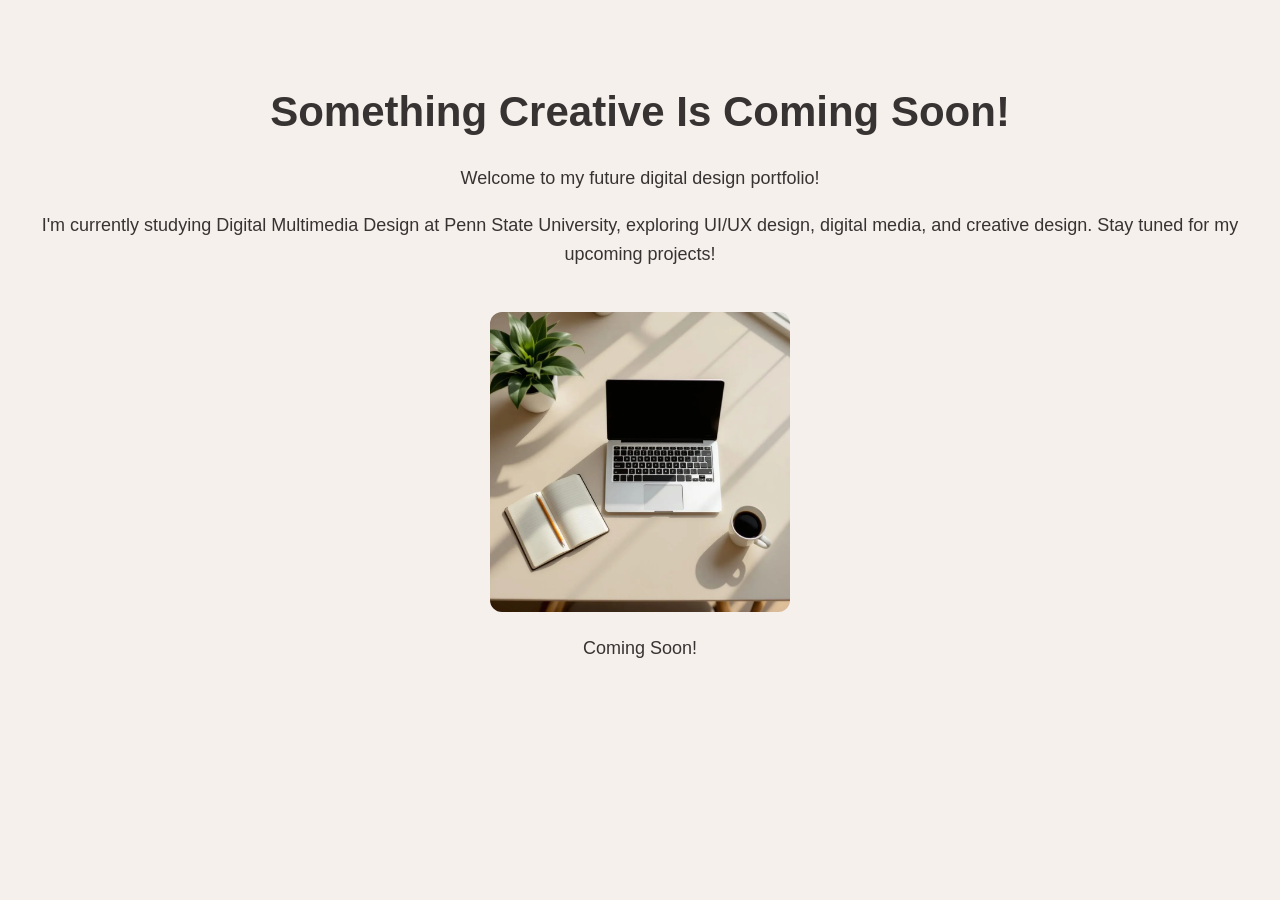
<file: index.html>
<!DOCTYPE html>
<html lang="en">
<head>
    <meta charset="UTF-8">
    <meta name="viewport" content="width=device-width, initial-scale=1.0">
    <title>Coming Soon | My Portfolio</title>

    <style>
        body {
            font-family: Arial, sans-serif;
            background-color: #f5f0eb;
            color: #383333;
            text-align: center;
            margin: 0;
            padding: 60px 20px;
        }

        h1 {
            font-size: 42px;
        }

        p {
            font-size: 18px;
            line-height: 1.6;
        }

        img {
            width: 300px;
            max-width: 100%;
            border-radius: 12px;
            margin-top: 25px;
        }
    </style>
</head>

<body>
    <h1>Something Creative Is Coming Soon!</h1>

    <p>Welcome to my future digital design portfolio!</p>

    <p>
        I'm currently studying Digital Multimedia Design
        at Penn State University, exploring UI/UX design,
        digital media, and creative design.
        Stay tuned for my upcoming projects!
    </p>

    <img src="portfolio.jpg" alt="Creative workspace">

    <p>Coming Soon!</p>
</body>
</html>
</file>
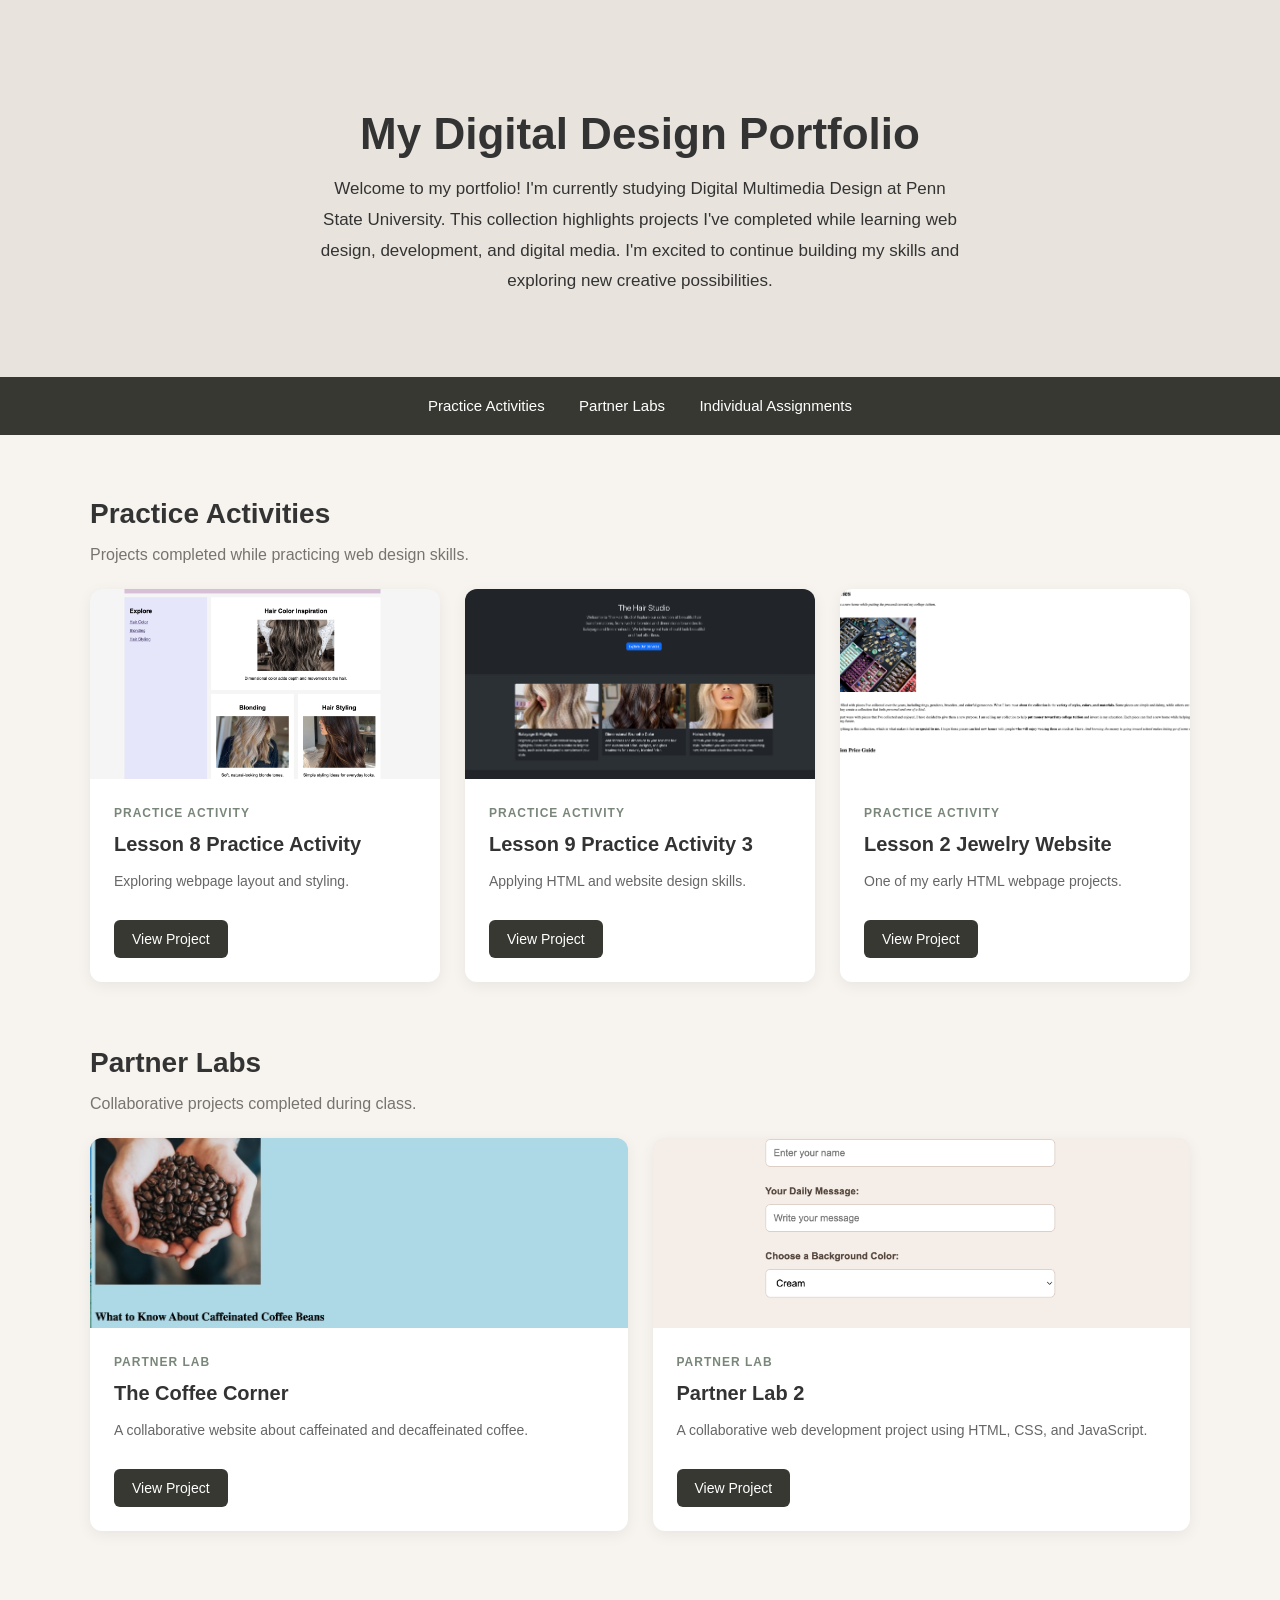
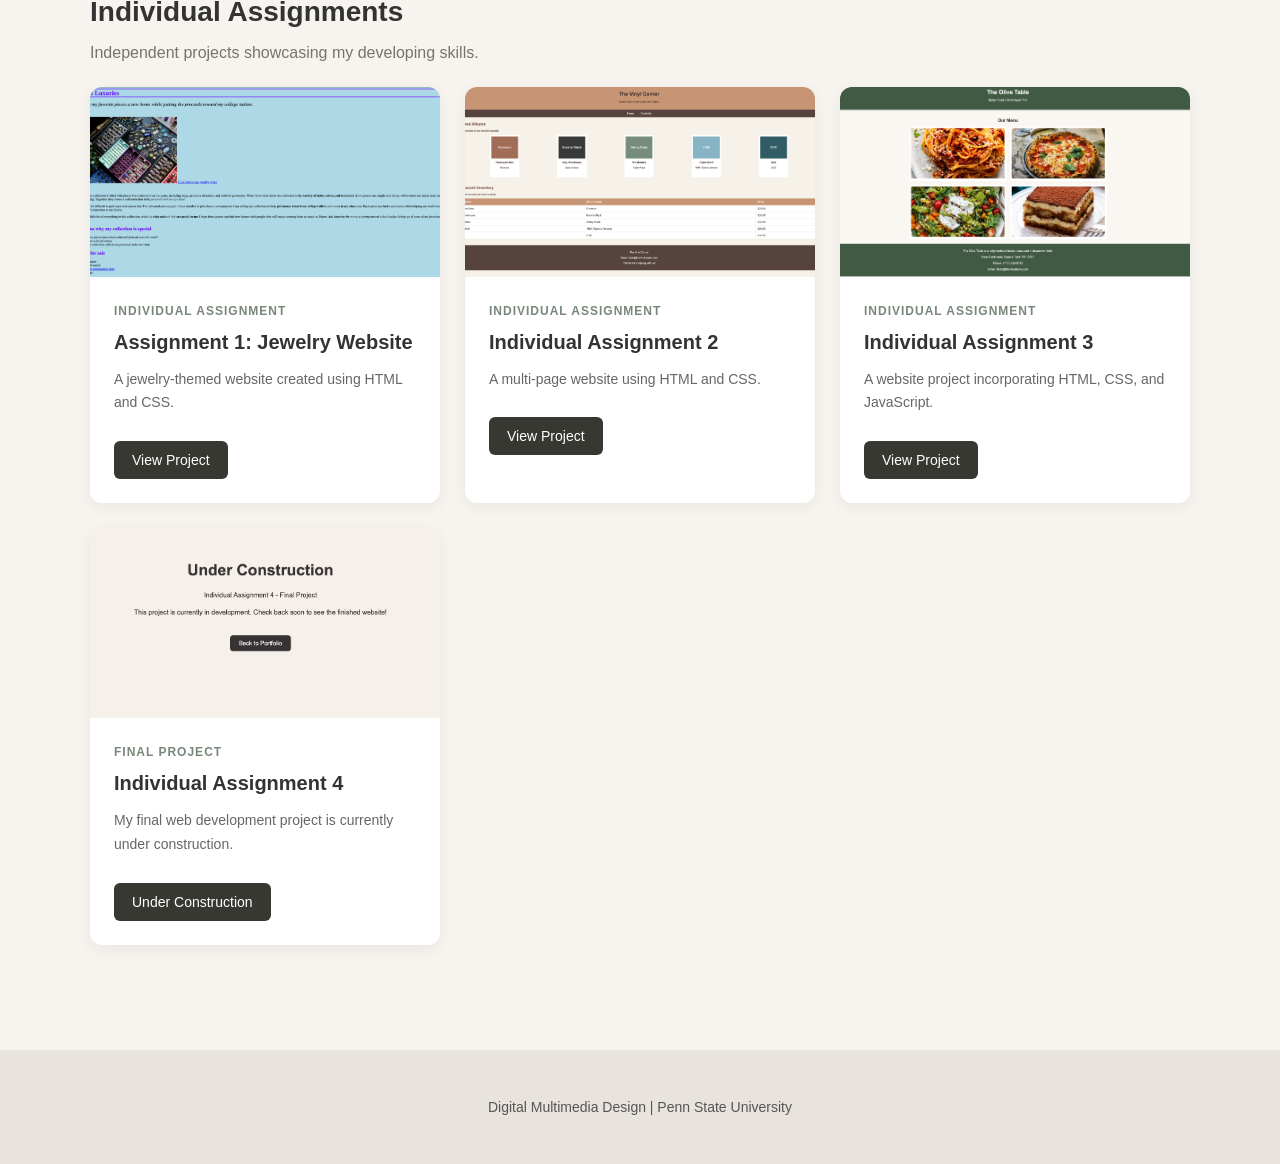
<file: portfolio/index.html>
<!DOCTYPE html>
<html lang="en">
<head>
    <meta charset="UTF-8">
    <meta name="viewport" content="width=device-width, initial-scale=1.0">
    <title>My Digital Design Portfolio</title>

    <style>
        * {
            box-sizing: border-box;
        }

        body {
            margin: 0;
            font-family: Arial, sans-serif;
            background-color: #f7f4ef;
            color: #333333;
        }

        header {
            background-color: #e8e4dd;
            text-align: center;
            padding: 80px 20px;
        }

        header h1 {
            font-size: 44px;
            margin-bottom: 15px;
        }

        header p {
            max-width: 650px;
            margin: 0 auto;
            font-size: 17px;
            line-height: 1.8;
        }

        nav {
            background-color: #383833;
            padding: 20px;
            text-align: center;
        }

        nav a {
            color: white;
            text-decoration: none;
            margin: 0 15px;
            font-size: 15px;
        }

        nav a:hover {
            text-decoration: underline;
        }

        main {
            max-width: 1150px;
            margin: auto;
            padding: 40px 25px;
        }

        section {
            margin-bottom: 65px;
            scroll-margin-top: 25px;
        }

        h2 {
            font-size: 28px;
            margin-bottom: 10px;
        }

        .section-intro {
            color: #77736e;
            margin-bottom: 25px;
        }

        .project-grid {
            display: grid;
            grid-template-columns: repeat(
                auto-fit, minmax(260px, 1fr)
            );
            gap: 25px;
        }

        .project-card {
            background-color: white;
            border-radius: 12px;
            overflow: hidden;
            box-shadow: 0 4px 15px rgba(0,0,0,0.06);
            transition: transform 0.2s;
        }

        .project-card:hover {
            transform: translateY(-4px);
        }

        .preview {
            height: 190px;
            background-color: #e7e5de;
            position: relative;
            display: flex;
            justify-content: center;
            align-items: center;
            text-align: center;
            color: #79766f;
        }

        .preview img {
            position: absolute;
            width: 100%;
            height: 100%;
            object-fit: cover;
        }

        .card-content {
            padding: 24px;
        }

        .category {
            font-size: 12px;
            text-transform: uppercase;
            letter-spacing: 1px;
            color: #79877a;
            font-weight: bold;
        }

        .card-content h3 {
            font-size: 20px;
            margin: 12px 0;
        }

        .card-content p {
            font-size: 14px;
            line-height: 1.7;
            color: #666666;
        }

        .card-content a {
            display: inline-block;
            margin-top: 12px;
            padding: 11px 18px;
            background-color: #383833;
            color: white;
            text-decoration: none;
            border-radius: 6px;
            font-size: 14px;
        }

        .card-content a:hover {
            background-color: #657466;
        }

        footer {
            text-align: center;
            padding: 35px;
            background-color: #e8e4dd;
            color: #555555;
            font-size: 14px;
        }

        @media (max-width: 600px) {
            header h1 {
                font-size: 32px;
            }

            nav a {
                display: inline-block;
                margin: 8px;
            }
        }
    </style>
</head>

<body>

<header>
    <h1>My Digital Design Portfolio</h1>
    <p>
        Welcome to my portfolio! I'm currently studying
        Digital Multimedia Design at Penn State University.
        This collection highlights projects I've completed
        while learning web design, development, and digital
        media. I'm excited to continue building my skills
        and exploring new creative possibilities.
    </p>
</header>

<nav>
    <a href="#practice">Practice Activities</a>
    <a href="#partner">Partner Labs</a>
    <a href="#individual">Individual Assignments</a>
</nav>

<main>

<section id="practice">
    <h2>Practice Activities</h2>
    <p class="section-intro">
        Projects completed while practicing web design skills.
    </p>

    <div class="project-grid">

        <div class="project-card">
            <div class="preview">
                <span>Project Screenshot</span>
                <img src="screenshots/practice-activity-1.png"
                     alt="Lesson 8 project screenshot"
                     onerror="this.style.display='none'">
            </div>
            <div class="card-content">
                <span class="category">Practice Activity</span>
                <h3>Lesson 8 Practice Activity</h3>
                <p>Exploring webpage layout and styling.</p>
                <a href="practice-activity-1/index.html">
                    View Project
                </a>
            </div>
        </div>

        <div class="project-card">
            <div class="preview">
                <span>Project Screenshot</span>
                <img src="screenshots/practice-activity-2.png"
                     alt="Lesson 9 project screenshot"
                     onerror="this.style.display='none'">
            </div>
            <div class="card-content">
                <span class="category">Practice Activity</span>
                <h3>Lesson 9 Practice Activity 3</h3>
                <p>Applying HTML and website design skills.</p>
                <a href="practice-activity-2/index.html">
                    View Project
                </a>
            </div>
        </div>

        <div class="project-card">
            <div class="preview">
                <span>Project Screenshot</span>
                <img src="screenshots/practice-activity-3.png"
                     alt="Jewelry website screenshot"
                     onerror="this.style.display='none'">
            </div>
            <div class="card-content">
                <span class="category">Practice Activity</span>
                <h3>Lesson 2 Jewelry Website</h3>
                <p>One of my early HTML webpage projects.</p>
                <a href="practice-activity-3/index.html">
                    View Project
                </a>
            </div>
        </div>

    </div>
</section>

<section id="partner">
    <h2>Partner Labs</h2>
    <p class="section-intro">
        Collaborative projects completed during class.
    </p>

    <div class="project-grid">

        <div class="project-card">
            <div class="preview">
                <span>Project Screenshot</span>
                <img src="screenshots/partner-lab-1.png"
                     alt="Coffee Corner website screenshot"
                     onerror="this.style.display='none'">
            </div>
            <div class="card-content">
                <span class="category">Partner Lab</span>
                <h3>The Coffee Corner</h3>
                <p>
                    A collaborative website about
                    caffeinated and decaffeinated coffee.
                </p>
                <a href="partner-lab-1/TheCoffeeCorner.html">
                    View Project
                </a>
            </div>
        </div>

        <div class="project-card">
            <div class="preview">
                <span>Project Screenshot</span>
                <img src="screenshots/partner-lab-2.png"
                     alt="Partner Lab 2 screenshot"
                     onerror="this.style.display='none'">
            </div>
            <div class="card-content">
                <span class="category">Partner Lab</span>
                <h3>Partner Lab 2</h3>
                <p>
                    A collaborative web development project
                    using HTML, CSS, and JavaScript.
                </p>
                <a href="partner-lab-2/partnerlab2.html">
                    View Project
                </a>
            </div>
        </div>

    </div>
</section>

<section id="individual">
    <h2>Individual Assignments</h2>
    <p class="section-intro">
        Independent projects showcasing my developing skills.
    </p>

    <div class="project-grid">

        <div class="project-card">
            <div class="preview">
                <span>Project Screenshot</span>
                <img src="screenshots/individual-assignment-1.png"
                     alt="Jewelry website screenshot"
                     onerror="this.style.display='none'">
            </div>
            <div class="card-content">
                <span class="category">Individual Assignment</span>
                <h3>Assignment 1: Jewelry Website</h3>
                <p>
                    A jewelry-themed website created
                    using HTML and CSS.
                </p>
                <a href="individual-assignment-1/website.html">
                    View Project
                </a>
            </div>
        </div>

        <div class="project-card">
            <div class="preview">
                <span>Project Screenshot</span>
                <img src="screenshots/individual-assignment-2.png"
                     alt="Individual Assignment 2 screenshot"
                     onerror="this.style.display='none'">
            </div>
            <div class="card-content">
                <span class="category">Individual Assignment</span>
                <h3>Individual Assignment 2</h3>
                <p>
                    A multi-page website using HTML
                    and CSS.
                </p>
                <a href="individual-assignment-2/index.html">
                    View Project
                </a>
            </div>
        </div>

        <div class="project-card">
            <div class="preview">
                <span>Project Screenshot</span>
                <img src="screenshots/individual-assignment-3.png"
                     alt="Individual Assignment 3 screenshot"
                     onerror="this.style.display='none'">
            </div>
            <div class="card-content">
                <span class="category">Individual Assignment</span>
                <h3>Individual Assignment 3</h3>
                <p>
                    A website project incorporating
                    HTML, CSS, and JavaScript.
                </p>
                <a href="individual-assignment-3/index.html">
                    View Project
                </a>
            </div>
        </div>

        <div class="project-card">
            <div class="preview">
                <span>Project Screenshot</span>
                <img src="screenshots/individual-assignment-4.png"
                     alt="Final project preview"
                     onerror="this.style.display='none'">
            </div>
            <div class="card-content">
                <span class="category">Final Project</span>
                <h3>Individual Assignment 4</h3>
                <p>
                    My final web development project
                    is currently under construction.
                </p>
                <a href="individual-assignment-4/index.html">
                    Under Construction
                </a>
            </div>
        </div>

    </div>
</section>

</main>

<footer>
    <p>
        Digital Multimedia Design | Penn State University
    </p>
</footer>

</body>
</html>
</file>
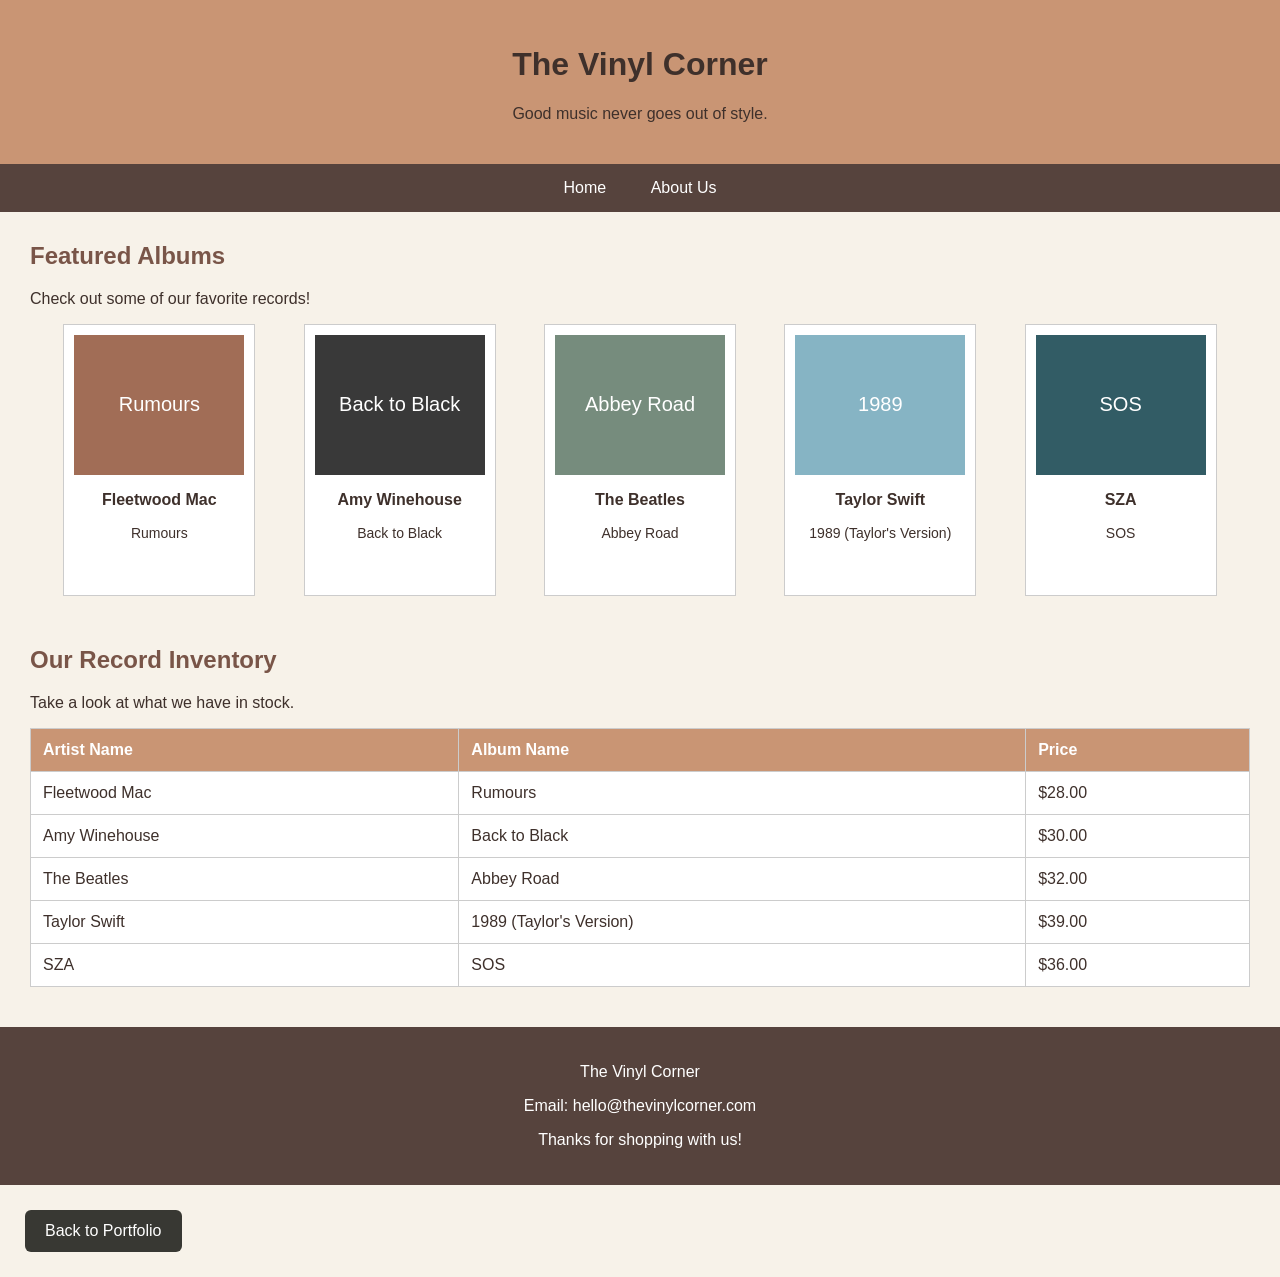
<file: portfolio/individual-assignment-2/index.html>
<!DOCTYPE html>
<html lang="en">
<head>
    <meta charset="UTF-8">
    <meta name="viewport" content="width=device-width, initial-scale=1.0">
    <title>The Vinyl Corner</title>
    <link rel="stylesheet" href="styles.css">
</head>
<body>

<header>
    <h1>The Vinyl Corner</h1>
    <p>Good music never goes out of style.</p>
</header>

<nav>
    <a href="index.html">Home</a>
    <a href="about.html">About Us</a>
</nav>

<main>
    <h2>Featured Albums</h2>
    <p>Check out some of our favorite records!</p>

    <div class="featured-albums">

        <div class="album">
            <div class="album-cover cover-one">
                <span>Rumours</span>
            </div>
            <h3>Fleetwood Mac</h3>
            <p>Rumours</p>
            <p class="album-info">Released in 1977</p>
        </div>

        <div class="album">
            <div class="album-cover cover-two">
                <span>Back to Black</span>
            </div>
            <h3>Amy Winehouse</h3>
            <p>Back to Black</p>
            <p class="album-info">Released in 2006</p>
        </div>

        <div class="album">
            <div class="album-cover cover-three">
                <span>Abbey Road</span>
            </div>
            <h3>The Beatles</h3>
            <p>Abbey Road</p>
            <p class="album-info">Released in 1969</p>
        </div>

        <div class="album">
            <div class="album-cover cover-four">
                <span>1989</span>
            </div>
            <h3>Taylor Swift</h3>
            <p>1989 (Taylor's Version)</p>
            <p class="album-info">Released in 2023</p>
        </div>

        <div class="album">
            <div class="album-cover cover-five">
                <span>SOS</span>
            </div>
            <h3>SZA</h3>
            <p>SOS</p>
            <p class="album-info">Released in 2022</p>
        </div>

    </div>

    <h2>Our Record Inventory</h2>
    <p>Take a look at what we have in stock.</p>

    <table>
        <tr>
            <th>Artist Name</th>
            <th>Album Name</th>
            <th>Price</th>
        </tr>
        <tr>
            <td>Fleetwood Mac</td>
            <td>Rumours</td>
            <td>$28.00</td>
        </tr>
        <tr>
            <td>Amy Winehouse</td>
            <td>Back to Black</td>
            <td>$30.00</td>
        </tr>
        <tr>
            <td>The Beatles</td>
            <td>Abbey Road</td>
            <td>$32.00</td>
        </tr>
        <tr>
            <td>Taylor Swift</td>
            <td>1989 (Taylor's Version)</td>
            <td>$39.00</td>
        </tr>
        <tr>
            <td>SZA</td>
            <td>SOS</td>
            <td>$36.00</td>
        </tr>
    </table>
</main>

<footer>
    <p>The Vinyl Corner</p>
    <p>Email: hello@thevinylcorner.com</p>
    <p>Thanks for shopping with us!</p>
</footer>

<a href="../index.html" style="display: inline-block; margin: 25px; padding: 12px 20px; background-color: #383833; color: white; text-decoration: none; border-radius: 6px;">
    Back to Portfolio
</a>

</body>
</html>
</file>
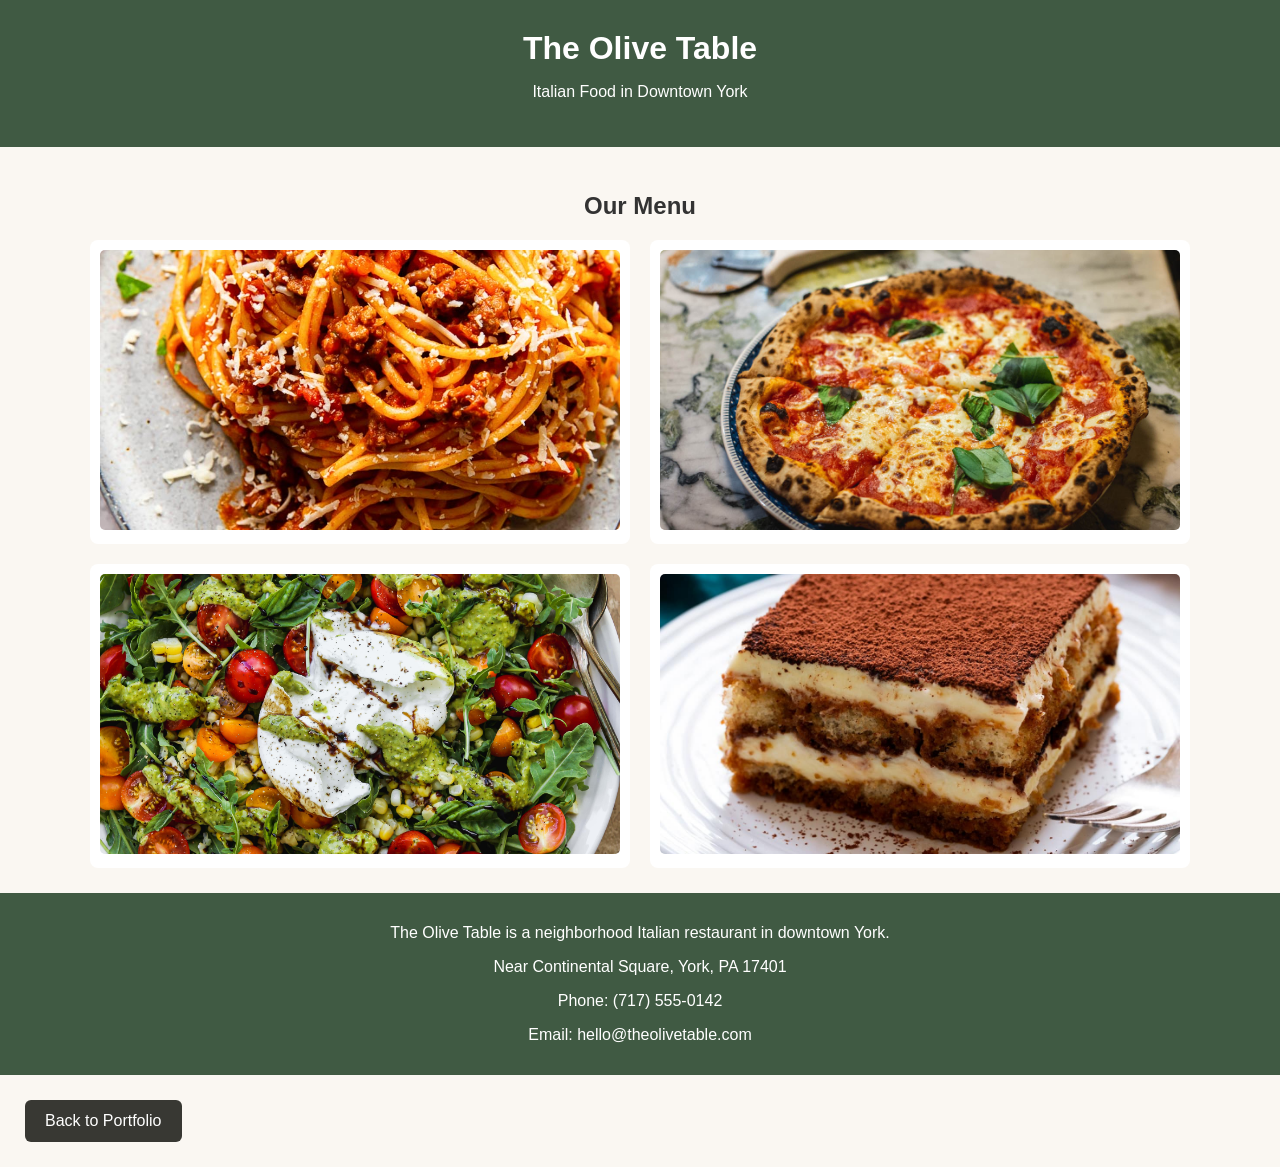
<file: portfolio/individual-assignment-3/index.html>
<!DOCTYPE html>
<html lang="en">
<head>
    <meta charset="UTF-8">
    <meta name="viewport" content="width=device-width, initial-scale=1.0">
    <title>The Olive Table</title>
    <link rel="stylesheet" href="styles.css">
</head>
<body>

    <header>
        <h1>The Olive Table</h1>
        <p>Italian Food in Downtown York</p>
    </header>

    <main>
        <section class="menu">
            <h2>Our Menu</h2>

            <div class="gallery">
                <div class="menu-item">
                    <img src="images/pasta.jpg" alt="Spaghetti">
                    <div class="description">
                        <h3>Spaghetti</h3>
                        <p>Spaghetti with tomato sauce and parmesan cheese.</p>
                    </div>
                </div>

                <div class="menu-item">
                    <img src="images/pizza.jpg" alt="Pizza">
                    <div class="description">
                        <h3>Margherita Pizza</h3>
                        <p>Pizza topped with mozzarella, tomato, and fresh basil.</p>
                    </div>
                </div>

                <div class="menu-item">
                    <img src="images/salad.jpg" alt="Burrata salad">
                    <div class="description">
                        <h3>Burrata Salad</h3>
                        <p>Arugula, burrata, and tomatoes with olive oil.</p>
                    </div>
                </div>

                <div class="menu-item">
                    <img src="images/dessert.jpg" alt="Tiramisu">
                    <div class="description">
                        <h3>Tiramisu</h3>
                        <p>Layers of mascarpone cream, ladyfingers, and coffee.</p>
                    </div>
                </div>
            </div>
        </section>

    
<section class="directions">
    <h2>Find Us</h2>
    <p>The Olive Table is located near Continental Square in downtown York, PA.</p>
    <p>Head toward the intersection of Market Street and George Street. Use the map below to find the area.</p>
    <img src="images/map.png" alt="Map of downtown York">
</section>

    </main>

    <footer>
        <p>The Olive Table is a neighborhood Italian restaurant in downtown York.</p>
        <p>Near Continental Square, York, PA 17401</p>
        <p>Phone: (717) 555-0142</p>
        <p>Email: hello@theolivetable.com</p>
    </footer>

<div id="image-popup" class="image-popup">
    <button id="close-popup" type="button">&times;</button>
    <img id="popup-image" alt="Enlarged food picture">
</div>

<script src="script.js"></script>

<a href="../index.html" style="display: inline-block; margin: 25px; padding: 12px 20px; background-color: #383833; color: white; text-decoration: none; border-radius: 6px;">
    Back to Portfolio
</a>

</body>
</html>
</file>
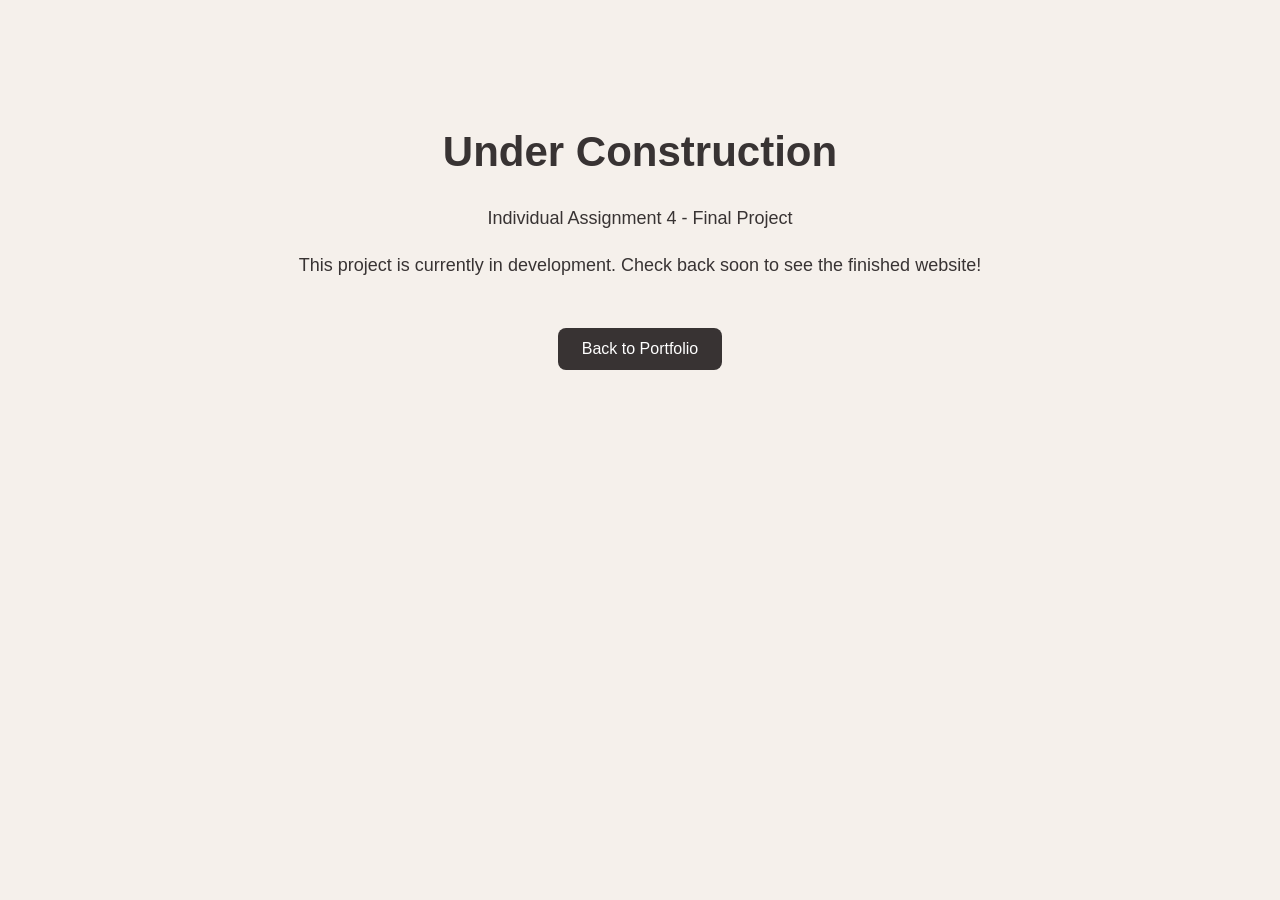
<file: portfolio/individual-assignment-4/index.html>
<!DOCTYPE html>
<html lang="en">
<head>
    <meta charset="UTF-8">
    <meta name="viewport" content="width=device-width, initial-scale=1.0">
    <title>Individual Assignment 4</title>

    <style>
        body {
            font-family: Arial, sans-serif;
            background-color: #f5f0eb;
            color: #383333;
            text-align: center;
            margin: 0;
            padding: 100px 20px;
        }

        h1 {
            font-size: 42px;
        }

        p {
            font-size: 18px;
            line-height: 1.6;
        }

        a {
            display: inline-block;
            margin-top: 30px;
            padding: 12px 24px;
            background-color: #383333;
            color: white;
            text-decoration: none;
            border-radius: 8px;
        }

        a:hover {
            background-color: #665a52;
        }
    </style>
</head>

<body>
    <h1>Under Construction</h1>

    <p>Individual Assignment 4 - Final Project</p>

    <p>
        This project is currently in development.
        Check back soon to see the finished website!
    </p>

    <a href="../index.html">Back to Portfolio</a>


</body>
</html>
</file>
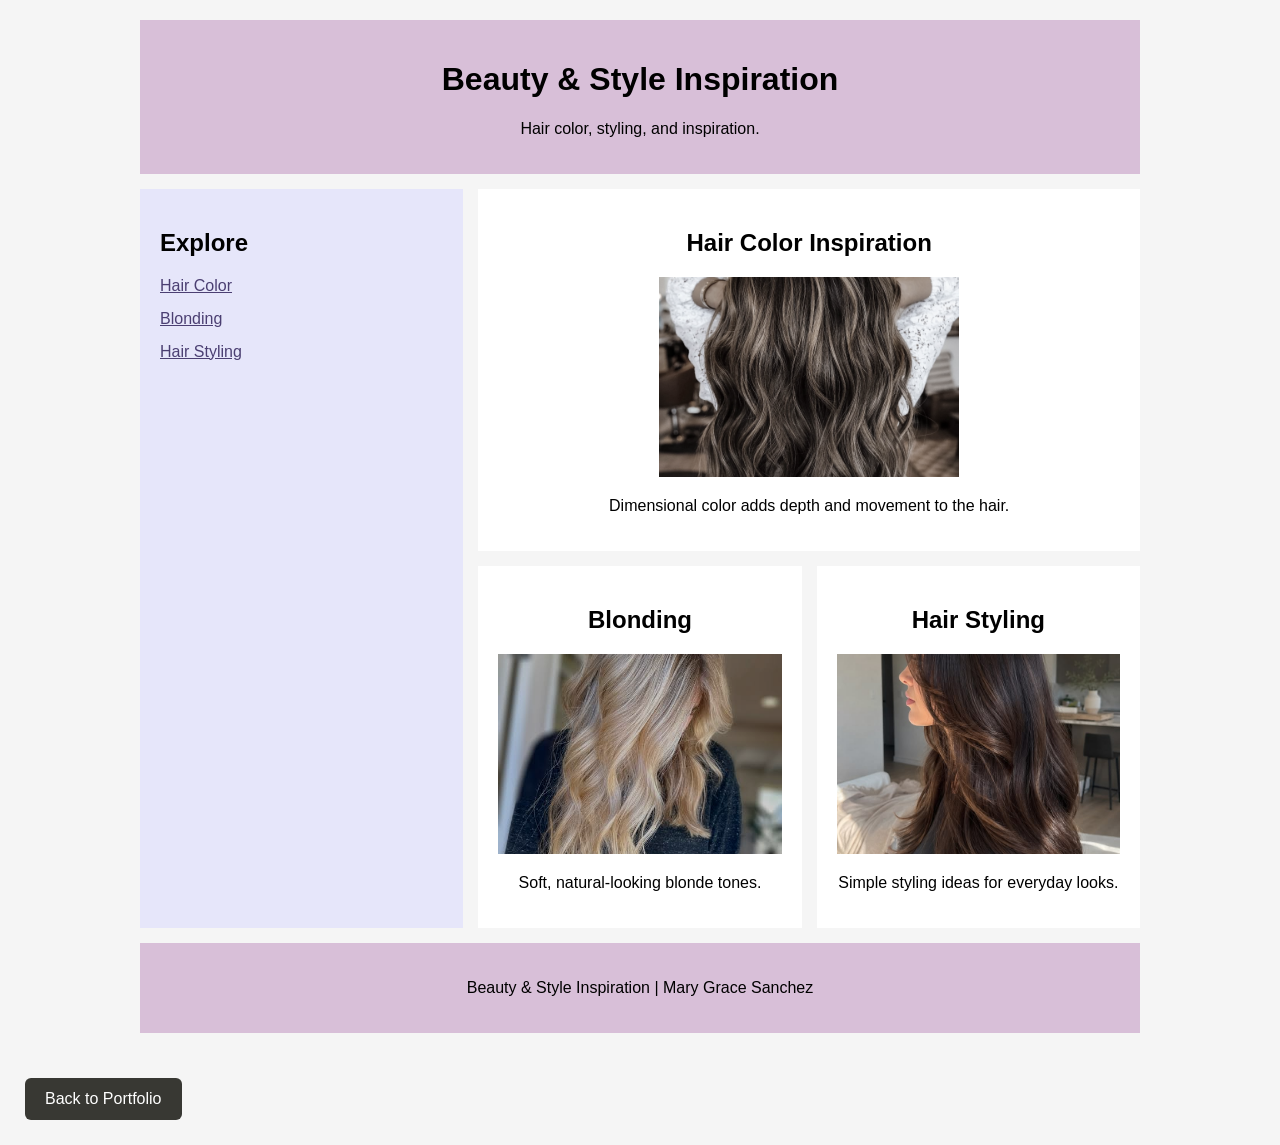
<file: portfolio/practice-activity-1/index.html>
<!DOCTYPE html>
<html lang="en">
<head>
    <meta charset="UTF-8">
    <meta name="viewport" content="width=device-width, initial-scale=1.0">
    <title>Beauty & Style Inspiration</title>
    <link rel="stylesheet" href="styles.css">
</head>
<body>

    <div class="container">

        <header>
            <h1>Beauty & Style Inspiration</h1>
            <p>Hair color, styling, and inspiration.</p>
        </header>

        <aside>
            <h2>Explore</h2>
            <nav>
                <a href="#hair-color">Hair Color</a>
                <a href="#blonding">Blonding</a>
                <a href="#styling">Hair Styling</a>
            </nav>
        </aside>

        <section class="content1" id="hair-color">
            <h2>Hair Color Inspiration</h2>
            <img src="images/color2.jpeg" alt="Hair color inspiration">
            <p>Dimensional color adds depth and movement to the hair.</p>
        </section>

        <section class="content2" id="blonding">
            <h2>Blonding</h2>
            <img src="images/blonde.jpeg" alt="Blonde hair inspiration">
            <p>Soft, natural-looking blonde tones.</p>
        </section>

        <section class="content3" id="styling">
            <h2>Hair Styling</h2>
            <img src="images/styling.jpg" alt="Styled hair inspiration">
            <p>Simple styling ideas for everyday looks.</p>
        </section>

        <footer>
            <p>Beauty & Style Inspiration | Mary Grace Sanchez</p>
        </footer>

    </div>

<a href="../index.html" style="display: inline-block; margin: 25px; padding: 12px 20px; background-color: #383833; color: white; text-decoration: none; border-radius: 6px;">
    Back to Portfolio
</a>

</body>
</html>
</file>
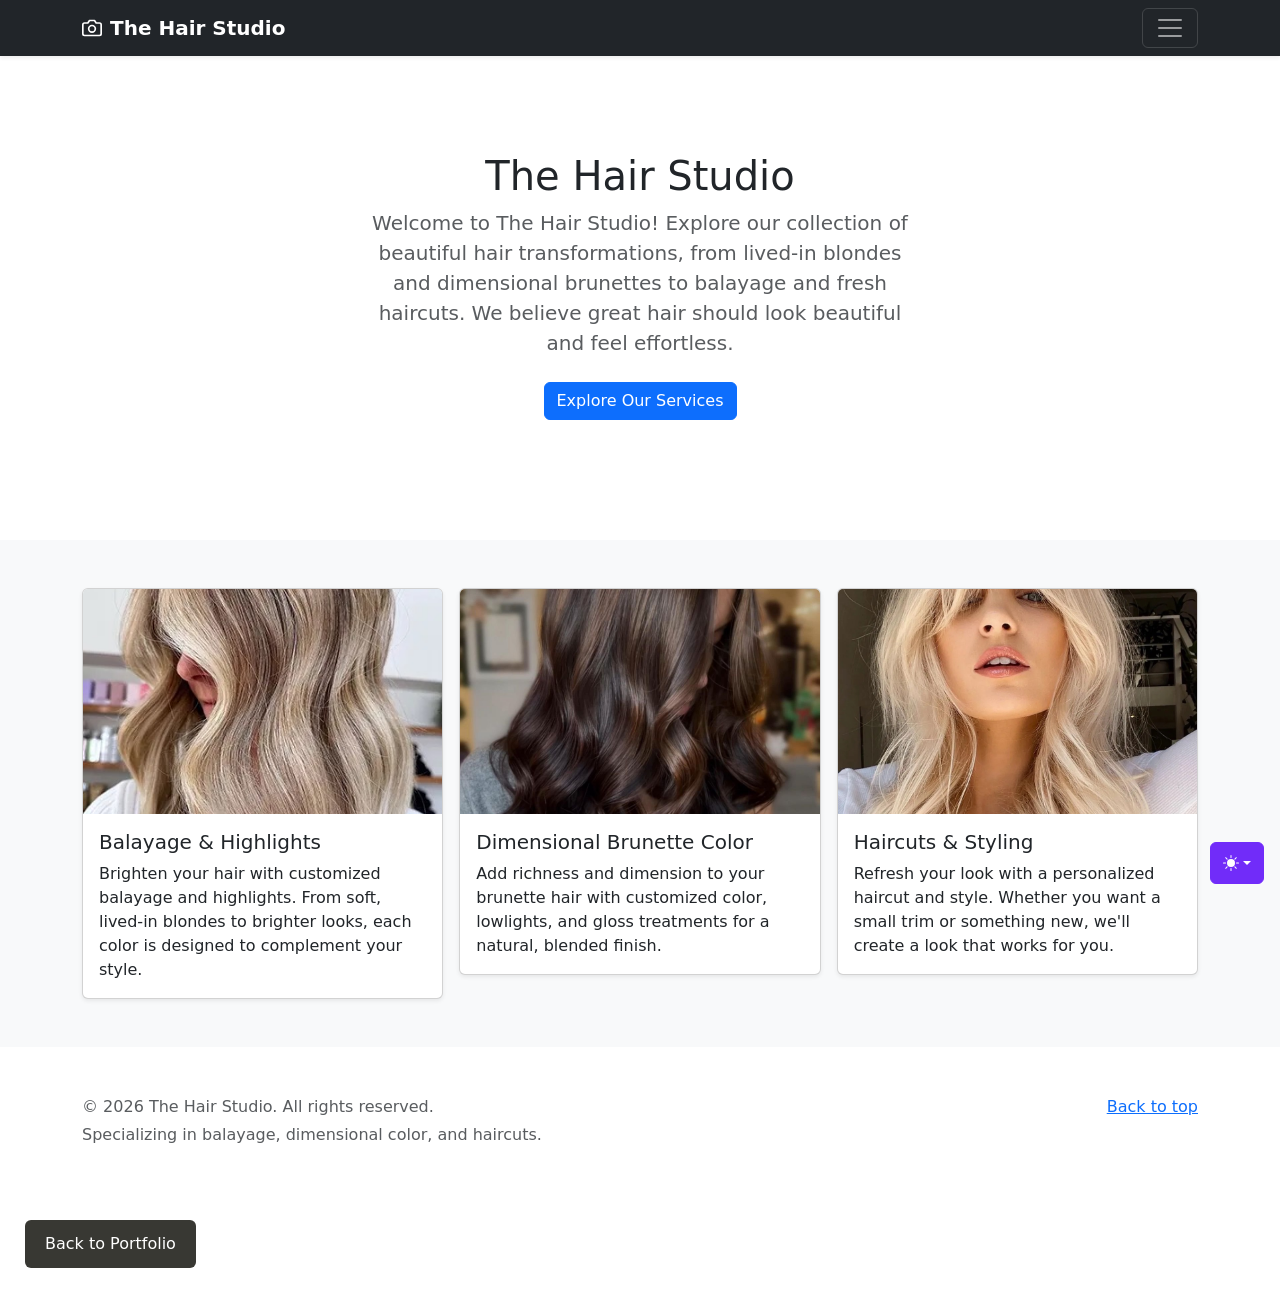
<file: portfolio/practice-activity-2/index.html>
<!doctype html>
<html lang="en" data-bs-theme="auto">
  <head>
    <meta charset="utf-8" />
    <meta name="viewport" content="width=device-width, initial-scale=1" />
    <meta name="description" content="" />
    <meta
      name="author"
      content="Mark Otto, Jacob Thornton, and Bootstrap contributors"
    />
    <meta name="generator" content="Astro v5.18.2" />
    <title>The Hair Studio | Hair Color & Styling</title>
    <link
      rel="canonical"
      href="https://getbootstrap.com/docs/5.3/examples/album/"
    />
    <script src="assets/js/color-modes.js"></script>
    <link href="assets/dist/css/bootstrap.min.css" rel="stylesheet" />
    <meta name="theme-color" content="#712cf9" />
    <style>
      .bd-placeholder-img {
        font-size: 1.125rem;
        text-anchor: middle;
        -webkit-user-select: none;
        -moz-user-select: none;
        user-select: none;
      }
      @media (min-width: 768px) {
        .bd-placeholder-img-lg {
          font-size: 3.5rem;
        }
      }
      .b-example-divider {
        width: 100%;
        height: 3rem;
        background-color: #0000001a;
        border: solid rgba(0, 0, 0, 0.15);
        border-width: 1px 0;
        box-shadow:
          inset 0 0.5em 1.5em #0000001a,
          inset 0 0.125em 0.5em #00000026;
      }
      .b-example-vr {
        flex-shrink: 0;
        width: 1.5rem;
        height: 100vh;
      }
      .bi {
        vertical-align: -0.125em;
        fill: currentColor;
      }
      .nav-scroller {
        position: relative;
        z-index: 2;
        height: 2.75rem;
        overflow-y: hidden;
      }
      .nav-scroller .nav {
        display: flex;
        flex-wrap: nowrap;
        padding-bottom: 1rem;
        margin-top: -1px;
        overflow-x: auto;
        text-align: center;
        white-space: nowrap;
        -webkit-overflow-scrolling: touch;
      }
      .btn-bd-primary {
        --bd-violet-bg: #712cf9;
        --bd-violet-rgb: 112.520718, 44.062154, 249.437846;
        --bs-btn-font-weight: 600;
        --bs-btn-color: var(--bs-white);
        --bs-btn-bg: var(--bd-violet-bg);
        --bs-btn-border-color: var(--bd-violet-bg);
        --bs-btn-hover-color: var(--bs-white);
        --bs-btn-hover-bg: #6528e0;
        --bs-btn-hover-border-color: #6528e0;
        --bs-btn-focus-shadow-rgb: var(--bd-violet-rgb);
        --bs-btn-active-color: var(--bs-btn-hover-color);
        --bs-btn-active-bg: #5a23c8;
        --bs-btn-active-border-color: #5a23c8;
      }
      .bd-mode-toggle {
        z-index: 1500;
      }
      .bd-mode-toggle .bi {
        width: 1em;
        height: 1em;
      }
      .bd-mode-toggle .dropdown-menu .active .bi {
        display: block !important;
      }
    </style>
  </head>
  <body>
    <svg xmlns="http://www.w3.org/2000/svg" class="d-none">
      <symbol id="check2" viewBox="0 0 16 16">
        <path
          d="M13.854 3.646a.5.5 0 0 1 0 .708l-7 7a.5.5 0 0 1-.708 0l-3.5-3.5a.5.5 0 1 1 .708-.708L6.5 10.293l6.646-6.647a.5.5 0 0 1 .708 0z"
        ></path>
      </symbol>
      <symbol id="circle-half" viewBox="0 0 16 16">
        <path
          d="M8 15A7 7 0 1 0 8 1v14zm0 1A8 8 0 1 1 8 0a8 8 0 0 1 0 16z"
        ></path>
      </symbol>
      <symbol id="moon-stars-fill" viewBox="0 0 16 16">
        <path
          d="M6 .278a.768.768 0 0 1 .08.858 7.208 7.208 0 0 0-.878 3.46c0 4.021 3.278 7.277 7.318 7.277.527 0 1.04-.055 1.533-.16a.787.787 0 0 1 .81.316.733.733 0 0 1-.031.893A8.349 8.349 0 0 1 8.344 16C3.734 16 0 12.286 0 7.71 0 4.266 2.114 1.312 5.124.06A.752.752 0 0 1 6 .278z"
        ></path>
        <path
          d="M10.794 3.148a.217.217 0 0 1 .412 0l.387 1.162c.173.518.579.924 1.097 1.097l1.162.387a.217.217 0 0 1 0 .412l-1.162.387a1.734 1.734 0 0 0-1.097 1.097l-.387 1.162a.217.217 0 0 1-.412 0l-.387-1.162A1.734 1.734 0 0 0 9.31 6.593l-1.162-.387a.217.217 0 0 1 0-.412l1.162-.387a1.734 1.734 0 0 0 1.097-1.097l.387-1.162zM13.863.099a.145.145 0 0 1 .274 0l.258.774c.115.346.386.617.732.732l.774.258a.145.145 0 0 1 0 .274l-.774.258a1.156 1.156 0 0 0-.732.732l-.258.774a.145.145 0 0 1-.274 0l-.258-.774a1.156 1.156 0 0 0-.732-.732l-.774-.258a.145.145 0 0 1 0-.274l.774-.258c.346-.115.617-.386.732-.732L13.863.1z"
        ></path>
      </symbol>
      <symbol id="sun-fill" viewBox="0 0 16 16">
        <path
          d="M8 12a4 4 0 1 0 0-8 4 4 0 0 0 0 8zM8 0a.5.5 0 0 1 .5.5v2a.5.5 0 0 1-1 0v-2A.5.5 0 0 1 8 0zm0 13a.5.5 0 0 1 .5.5v2a.5.5 0 0 1-1 0v-2A.5.5 0 0 1 8 13zm8-5a.5.5 0 0 1-.5.5h-2a.5.5 0 0 1 0-1h2a.5.5 0 0 1 .5.5zM3 8a.5.5 0 0 1-.5.5h-2a.5.5 0 0 1 0-1h2A.5.5 0 0 1 3 8zm10.657-5.657a.5.5 0 0 1 0 .707l-1.414 1.415a.5.5 0 1 1-.707-.708l1.414-1.414a.5.5 0 0 1 .707 0zm-9.193 9.193a.5.5 0 0 1 0 .707L3.05 13.657a.5.5 0 0 1-.707-.707l1.414-1.414a.5.5 0 0 1 .707 0zm9.193 2.121a.5.5 0 0 1-.707 0l-1.414-1.414a.5.5 0 0 1 .707-.707l1.414 1.414a.5.5 0 0 1 0 .707zM4.464 4.465a.5.5 0 0 1-.707 0L2.343 3.05a.5.5 0 1 1 .707-.707l1.414 1.414a.5.5 0 0 1 0 .708z"
        ></path>
      </symbol>
    </svg>
    <div
      class="dropdown position-fixed bottom-0 end-0 mb-3 me-3 bd-mode-toggle"
    >
      <button
        class="btn btn-bd-primary py-2 dropdown-toggle d-flex align-items-center"
        id="bd-theme"
        type="button"
        aria-expanded="false"
        data-bs-toggle="dropdown"
        aria-label="Toggle theme (auto)"
      >
        <svg class="bi my-1 theme-icon-active" aria-hidden="true">
          <use href="#circle-half"></use>
        </svg>
        <span class="visually-hidden" id="bd-theme-text">Toggle theme</span>
      </button>
      <ul
        class="dropdown-menu dropdown-menu-end shadow"
        aria-labelledby="bd-theme-text"
      >
        <li>
          <button
            type="button"
            class="dropdown-item d-flex align-items-center"
            data-bs-theme-value="light"
            aria-pressed="false"
          >
            <svg class="bi me-2 opacity-50" aria-hidden="true">
              <use href="#sun-fill"></use>
            </svg>
            Light
            <svg class="bi ms-auto d-none" aria-hidden="true">
              <use href="#check2"></use>
            </svg>
          </button>
        </li>
        <li>
          <button
            type="button"
            class="dropdown-item d-flex align-items-center"
            data-bs-theme-value="dark"
            aria-pressed="false"
          >
            <svg class="bi me-2 opacity-50" aria-hidden="true">
              <use href="#moon-stars-fill"></use>
            </svg>
            Dark
            <svg class="bi ms-auto d-none" aria-hidden="true">
              <use href="#check2"></use>
            </svg>
          </button>
        </li>
        <li>
          <button
            type="button"
            class="dropdown-item d-flex align-items-center active"
            data-bs-theme-value="auto"
            aria-pressed="true"
          >
            <svg class="bi me-2 opacity-50" aria-hidden="true">
              <use href="#circle-half"></use>
            </svg>
            Auto
            <svg class="bi ms-auto d-none" aria-hidden="true">
              <use href="#check2"></use>
            </svg>
          </button>
        </li>
      </ul>
    </div>
    <header data-bs-theme="dark">
      <div class="collapse text-bg-dark" id="navbarHeader">
        <div class="container">
          <div class="row">
            <div class="col-sm-8 col-md-7 py-4">
             
<h4>About The Hair Studio</h4>
<p class="text-body-secondary">
  Welcome to The Hair Studio! We specialize in personalized
  hair color and styling services, including balayage,
  highlights, dimensional color, and haircuts. Our goal is
  to create beautiful, easy-to-maintain hairstyles that
  fit each client's individual style.
</p>

            </div>
            <div class="col-sm-4 offset-md-1 py-4">
              
<h4>Our Services</h4>
<ul class="list-unstyled text-body-secondary">
  <li>Balayage & Highlights</li>
  <li>Dimensional Hair Color</li>
  <li>Haircuts & Styling</li>
</ul>

            </div>
          </div>
        </div>
      </div>
      <div class="navbar bg-dark shadow-sm">
        <div class="container">
          <a href="#" class="navbar-brand d-flex align-items-center">
            <svg
              xmlns="http://www.w3.org/2000/svg"
              width="20"
              height="20"
              fill="none"
              stroke="currentColor"
              stroke-linecap="round"
              stroke-linejoin="round"
              stroke-width="2"
              aria-hidden="true"
              class="me-2"
              viewBox="0 0 24 24"
            >
              <path
                d="M23 19a2 2 0 0 1-2 2H3a2 2 0 0 1-2-2V8a2 2 0 0 1 2-2h4l2-3h6l2 3h4a2 2 0 0 1 2 2z"
              ></path>
              <circle cx="12" cy="13" r="4"></circle>
            </svg>
            <strong>The Hair Studio</strong>
          </a>
          <button
            class="navbar-toggler"
            type="button"
            data-bs-toggle="collapse"
            data-bs-target="#navbarHeader"
            aria-controls="navbarHeader"
            aria-expanded="false"
            aria-label="Toggle navigation"
          >
            <span class="navbar-toggler-icon"></span>
          </button>
        </div>
      </div>
    </header>
    <main>
      <section class="py-5 text-center container">
        <div class="row py-lg-5">
          <div class="col-lg-6 col-md-8 mx-auto">
             
<h1 class="fw-light">The Hair Studio</h1>

<p class="lead text-body-secondary">
  Welcome to The Hair Studio! Explore our collection of
  beautiful hair transformations, from lived-in blondes
  and dimensional brunettes to balayage and fresh haircuts.
  We believe great hair should look beautiful and feel effortless.
</p>

<p>
  <a href="#services" class="btn btn-primary my-2">
    Explore Our Services
  </a>
</p>

          </div>
        </div>
      </section>
      <div class="album py-5 bg-body-tertiary">
        <div class="container">
          <div id="services" class="row row-cols-1 row-cols-sm-2 row-cols-md-3 g-3">
           
<div class="col">
  <div class="card shadow-sm">
    <img src="images/balayage.jpeg" class="card-img-top"
         alt="Blonde balayage hairstyle"
         style="height: 225px; object-fit: cover;">
    <div class="card-body">
      <h5 class="card-title">Balayage & Highlights</h5>
      <p class="card-text">
        Brighten your hair with customized balayage and highlights.
        From soft, lived-in blondes to brighter looks, each color
        is designed to complement your style.
      </p>
    </div>
  </div>
</div>

<div class="col">
  <div class="card shadow-sm">
    <img src="images/brunette.jpg" class="card-img-top"
         alt="Dimensional brunette hair color"
         style="height: 225px; object-fit: cover;">
    <div class="card-body">
      <h5 class="card-title">Dimensional Brunette Color</h5>
      <p class="card-text">
        Add richness and dimension to your brunette hair with
        customized color, lowlights, and gloss treatments
        for a natural, blended finish.
      </p>
    </div>
  </div>
</div>

<div class="col">
  <div class="card shadow-sm">
    <img src="images/haircut.jpeg" class="card-img-top"
         alt="Fresh haircut and styling"
         style="height: 225px; object-fit: cover;">
    <div class="card-body">
      <h5 class="card-title">Haircuts & Styling</h5>
      <p class="card-text">
        Refresh your look with a personalized haircut and style.
        Whether you want a small trim or something new,
        we'll create a look that works for you.
      </p>
    </div>
  </div>
</div>

            </div>
          </div>
        </div>
      </div>
    </main>
   
<footer class="text-body-secondary py-5">
  <div class="container">
    <p class="float-end mb-1">
      <a href="#">Back to top</a>
    </p>
    <p class="mb-1">
      &copy; 2026 The Hair Studio. All rights reserved.
    </p>
    <p class="mb-0">
      Specializing in balayage, dimensional color, and haircuts.
    </p>
  </div>
</footer>

    <script
      src="assets/dist/js/bootstrap.bundle.min.js"
      class="astro-vvvwv3sm"
    ></script>

<a href="../index.html" style="display: inline-block; margin: 25px; padding: 12px 20px; background-color: #383833; color: white; text-decoration: none; border-radius: 6px;">
    Back to Portfolio
</a>

  </body>
</html>
</file>
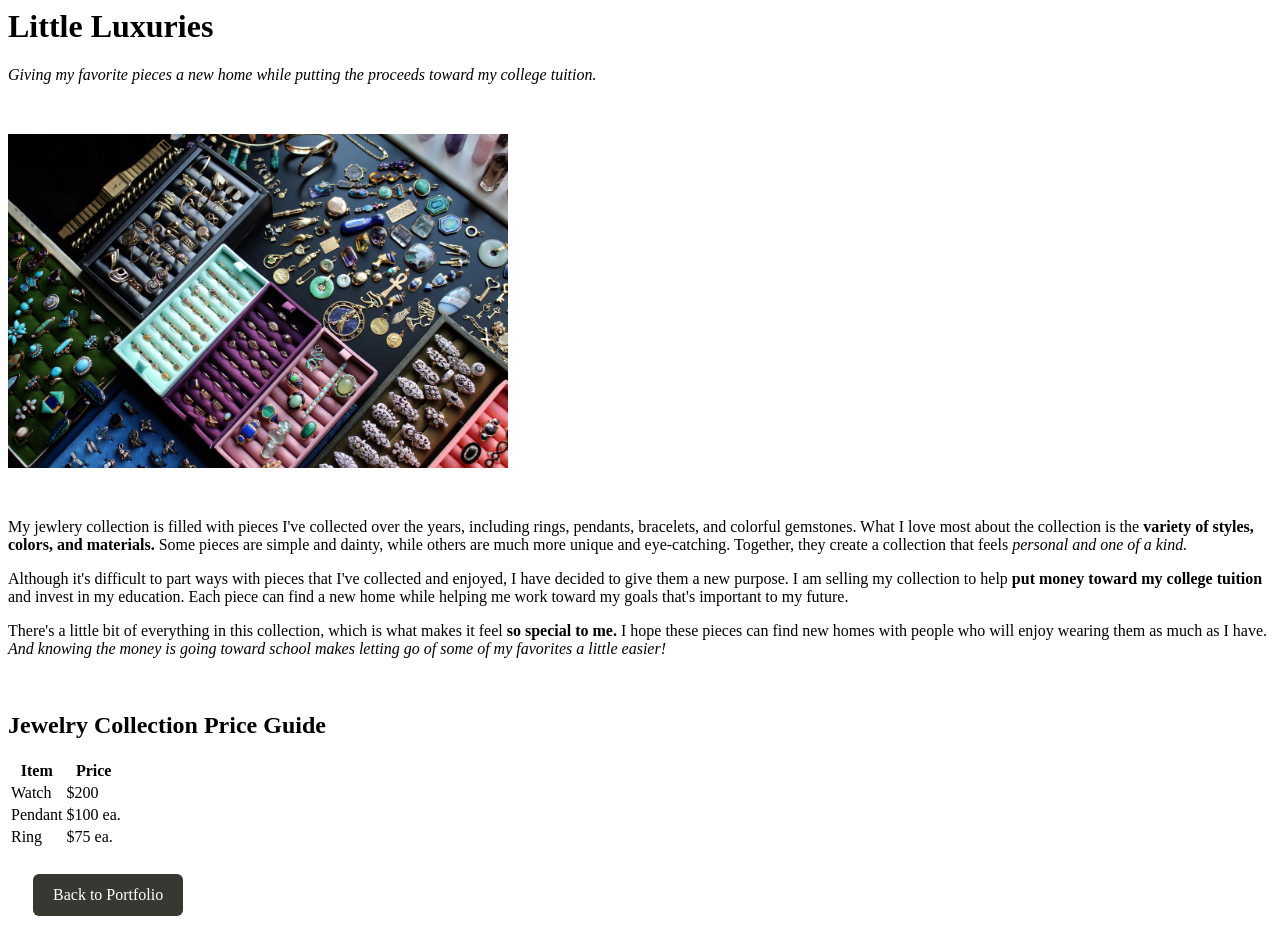
<file: portfolio/practice-activity-3/index.html>
<html lang="en">
    <head>
        <meta charset="UTF-8">
        <title>Jewelry for Sale</title>
    </head>
    <body>
        <h1>Little Luxuries</h1>
        <em>Giving my favorite pieces a new home while putting the proceeds toward my college tuition.</em>
        <p>&nbsp;</p>
        <img src="jewlery.jpg" width="500"/>
        <p>&nbsp;</p> 
        <p>My jewlery collection is filled with pieces I've collected over the years, including rings, pendants, bracelets, and colorful gemstones. What I love most about the collection is the <strong>variety of styles, colors, and materials.</strong> Some pieces are simple and dainty, while others are much more unique and eye-catching. Together, they create a collection that feels <em> personal and one of a kind.</em></p>
        <p>Although it's difficult to part ways with pieces that I've collected and enjoyed, I have decided to give them a new purpose. I am selling my collection to help <strong>put money toward my college tuition </strong> and invest in my education. Each piece can find a new home while helping me work toward my goals that's important to my future. </p>
        <p>There's a little bit of everything in this collection, which is what makes it feel <strong>so special to me.</strong> I hope these pieces can find new homes with people who will enjoy wearing them as much as I have. <em> And knowing the money is going toward school makes letting go of some of my favorites a little easier!</em></p>
        <p>&nbsp;</p>
        <h2>Jewelry Collection Price Guide</h2>
        <table>
            <thead>
                <tr>
                    <th scope="col">Item</th>
                    <th scope="col">Price</th>
                </tr>
            </thead>
            <tbody>
                <tr>
                    <td scope="col">Watch</td>
                    <td scope="col">$200</td>
                </tr>
                <tr>
                    <td scope="col">Pendant</td>
                    <td scope="col">$100 ea.</td>
                </tr>
                <tr>
                    <td scope="col">Ring</td>
                    <td scope="col">$75 ea.</td>
                </tr>
            </tbody>
        </table>

    
<a href="../index.html" style="display: inline-block; margin: 25px; padding: 12px 20px; background-color: #383833; color: white; text-decoration: none; border-radius: 6px;">
    Back to Portfolio
</a>

    </body>
</html>
</file>
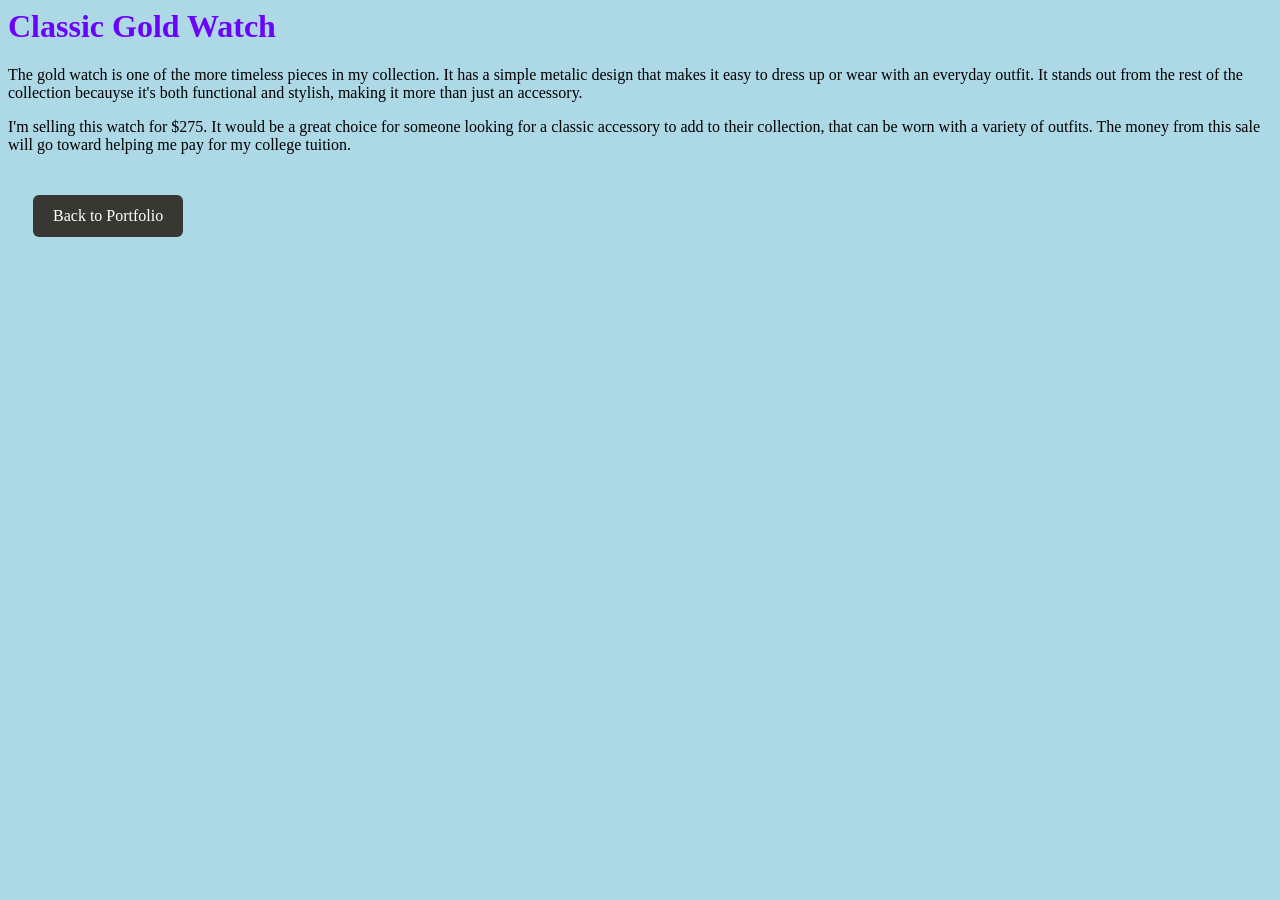
<file: portfolio/individual-assignment-1/itemdetail1.html>
<html lang="en">
    <head><link href="style.css" rel="stylesheet" />
        <meta charset="UTF-8">
        <title>Gold watch information</title>
    </head>
    <body>
        <h1 id="main-title">Classic Gold Watch</h1>
        <p>The gold watch is one of the more timeless pieces in my collection. It has a simple metalic design that makes it easy to dress up or wear with an everyday outfit. It stands out from the rest of the collection becauyse it's both functional and stylish, making it more than just an accessory.</p>
        <p>I'm selling this watch for $275. It would be a great choice for someone looking for a classic accessory to add to their collection, that can be worn with a variety of outfits. The money from this sale will go toward helping me pay for my college tuition.</p>

<a href="../index.html" style="display: inline-block; margin: 25px; padding: 12px 20px; background-color: #383833; color: white; text-decoration: none; border-radius: 6px;">
    Back to Portfolio
</a>

    </body>
</html>
</file>
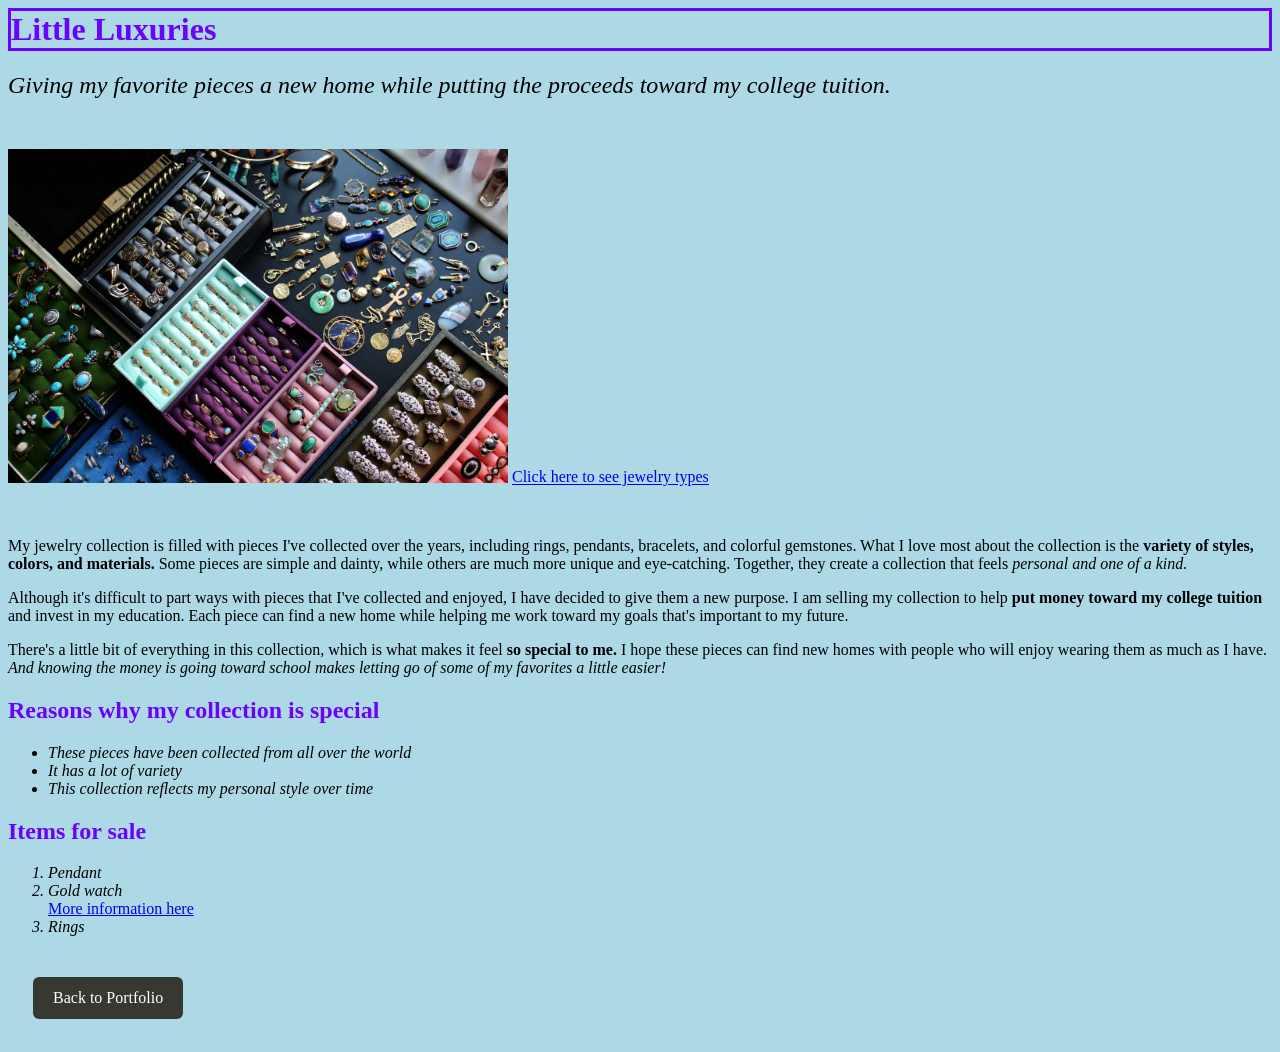
<file: portfolio/individual-assignment-1/website.html>
<html lang="en">
    <head>
        <link href="style.css" rel="stylesheet" />
        <meta charset="UTF-8">
        <title>Jewelry for Sale</title>
    </head>
    <body>
        <h1 class="mainHeading">Little Luxuries</h1>
        <em id="undermainHeading">Giving my favorite pieces a new home while putting the proceeds toward my college tuition.</em>
        <p>&nbsp;</p>
        <img src="jewlery.jpg" width="500"/>
        <a href="https://en.wikipedia.org/wiki/List_of_jewellery_types">Click here to see jewelry types</a>
        <p>&nbsp;</p> 
        <p>My jewelry collection is filled with pieces I've collected over the years, including rings, pendants, bracelets, and colorful gemstones. What I love most about the collection is the <strong>variety of styles, colors, and materials.</strong> Some pieces are simple and dainty, while others are much more unique and eye-catching. Together, they create a collection that feels <em> personal and one of a kind.</em></p>
        <p>Although it's difficult to part ways with pieces that I've collected and enjoyed, I have decided to give them a new purpose. I am selling my collection to help <strong>put money toward my college tuition </strong> and invest in my education. Each piece can find a new home while helping me work toward my goals that's important to my future. </p>
        <p>There's a little bit of everything in this collection, which is what makes it feel <strong>so special to me.</strong> I hope these pieces can find new homes with people who will enjoy wearing them as much as I have. <em> And knowing the money is going toward school makes letting go of some of my favorites a little easier!</em></p>
        
        <h2 class="mainHeading2">Reasons why my collection is special</h2>
        <ul>
            <li>These pieces have been collected from all over the world</li>
            <li>It has a lot of variety</li>
            <li>This collection reflects my personal style over time</li>

        </ul>
<!-- this is a comment -->
        <h2 class="mainHeading3">Items for sale</h2>
        <ol>
            <li>Pendant</li>
            <li>Gold watch</li>
                <a href="itemdetail1.html">More information here</a>
            <li>Rings</li>
        </ol>


        <!-- <table> -->
            <!-- <thead>
                <tr>
                    <th scope="col">Item</th>
                    <th scope="col">Price</th>
                </tr>
            </thead> -->
            <!-- <tbody>
                <tr>
                    <td scope="col">Watch</td>
                    <td scope="col">$200</td>
                </tr>
                <tr>
                    <td scope="col">Pendant</td>
                    <td scope="col">$100 ea.</td>
                </tr>
                <tr>
                    <td scope="col">Ring</td>
                    <td scope="col">$75 ea.</td>
                </tr>
            </tbody> -->
        <!-- </table> -->
        
    
<a href="../index.html" style="display: inline-block; margin: 25px; padding: 12px 20px; background-color: #383833; color: white; text-decoration: none; border-radius: 6px;">
    Back to Portfolio
</a>

    </body>
</html>
</file>
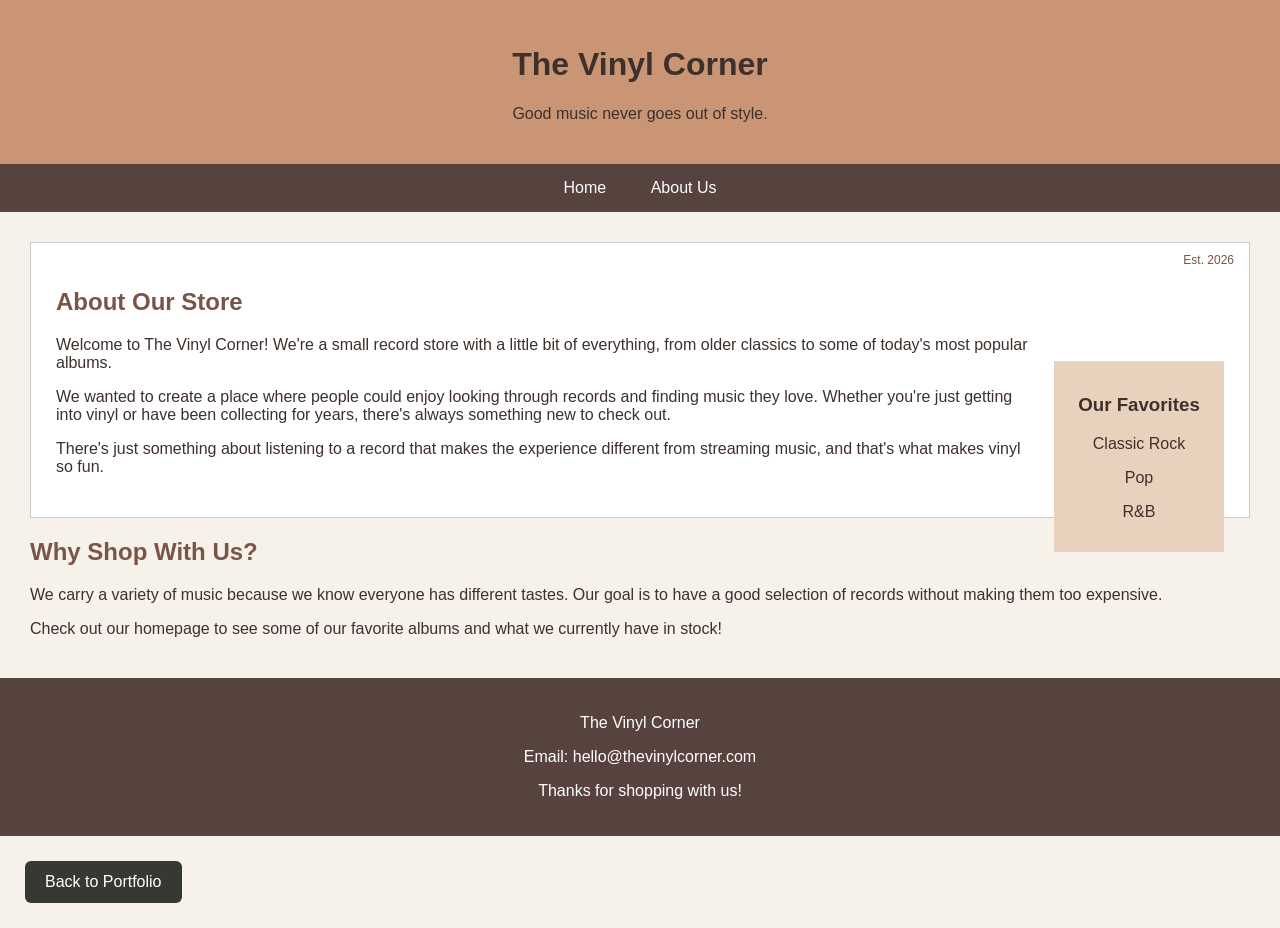
<file: portfolio/individual-assignment-2/about.html>
<!DOCTYPE html>
<html lang="en">
<head>
    <meta charset="UTF-8">
    <meta name="viewport" content="width=device-width, initial-scale=1.0">
    <title>About Us - The Vinyl Corner</title>
    <link rel="stylesheet" href="styles.css">
</head>
<body>

<header>
    <h1>The Vinyl Corner</h1>
    <p>Good music never goes out of style.</p>
</header>

<nav>
    <a href="index.html">Home</a>
    <a href="about.html">About Us</a>
</nav>

<main>
    <section class="about-store">
        <span class="store-label">Est. 2026</span>

        <h2>About Our Store</h2>

        <div class="record-note">
            <h3>Our Favorites</h3>
            <p>Classic Rock</p>
            <p>Pop</p>
            <p>R&B</p>
        </div>

        <p>Welcome to The Vinyl Corner! We're a small
        record store with a little bit of everything,
        from older classics to some of today's
        most popular albums.</p>

        <p>We wanted to create a place where people
        could enjoy looking through records and
        finding music they love. Whether you're
        just getting into vinyl or have been
        collecting for years, there's always
        something new to check out.</p>

        <p>There's just something about listening
        to a record that makes the experience
        different from streaming music, and
        that's what makes vinyl so fun.</p>
    </section>

    <h2>Why Shop With Us?</h2>

    <p>We carry a variety of music because we know
    everyone has different tastes. Our goal is
    to have a good selection of records without
    making them too expensive.</p>

    <p>Check out our homepage to see some of
    our favorite albums and what we currently
    have in stock!</p>
</main>

<footer>
    <p>The Vinyl Corner</p>
    <p>Email: hello@thevinylcorner.com</p>
    <p>Thanks for shopping with us!</p>
</footer>

<a href="../index.html" style="display: inline-block; margin: 25px; padding: 12px 20px; background-color: #383833; color: white; text-decoration: none; border-radius: 6px;">
    Back to Portfolio
</a>

</body>
</html>
</file>
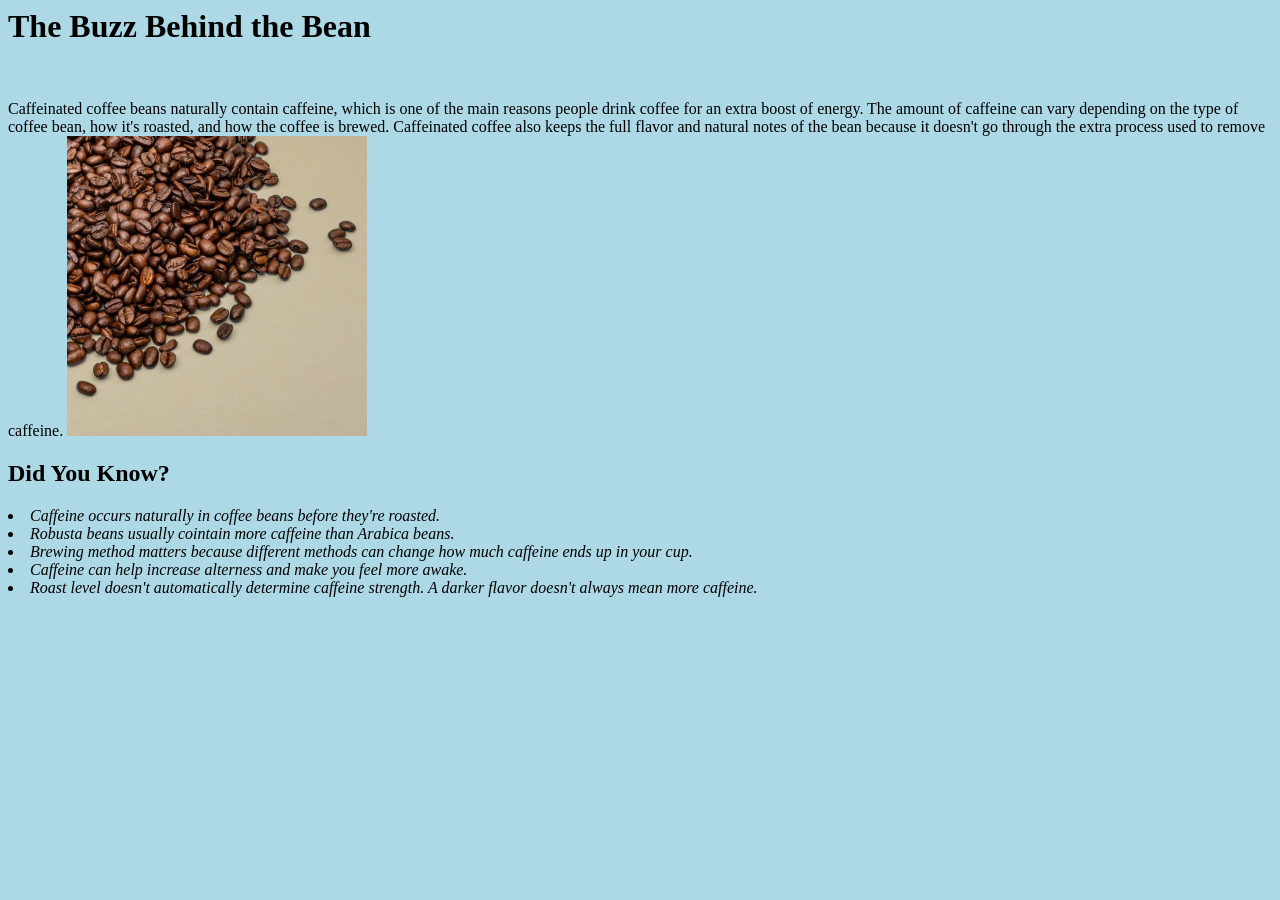
<file: portfolio/partner-lab-1/caffeinated.html>
<html lang="en">
    <head><link href="style.css" rel="stylesheet" />
        <meta charset="UTF-8">
        <title>Caffeinated Coffee Beans</title>
        <link rel="preconnect" href="https://fonts.googleapis.com">
        <link rel="preconnect" href="https://fonts.gstatic.com" crossorigin>
        <link href="https://fonts.googleapis.com/css2?family=Open+Sans:wght@400;600&family=Playfair+Display:wght@600;700&display=swap" rel="stylesheet">
    </head>
    <body>
       <h1>The Buzz Behind the Bean</h1>
       <p>&nbsp;</p>
       <span>Caffeinated coffee beans naturally contain caffeine, which is one of the main reasons people drink coffee for an extra boost of energy. The amount of caffeine can vary depending on the type of coffee bean, how it's roasted, and how the coffee is brewed. Caffeinated coffee also keeps the full flavor and natural notes of the bean because it doesn't go through the extra process used to remove caffeine.</span>
       <img src="the buzz beans.jpeg" width="300px">
       <div>
        <h2>Did You Know?</h2>
        <li>Caffeine occurs naturally in coffee beans before they're roasted.</li>
        <li>Robusta beans usually cointain more caffeine than Arabica beans.</li>
        <li>Brewing method matters because different methods can change how much caffeine ends up in your cup.</li>
        <li>Caffeine can help increase alterness and make you feel more awake.</li>
        <li>Roast level doesn't automatically determine caffeine strength. A darker flavor doesn't always mean more caffeine.</li>
        </div>
    </body>
</html>
</file>
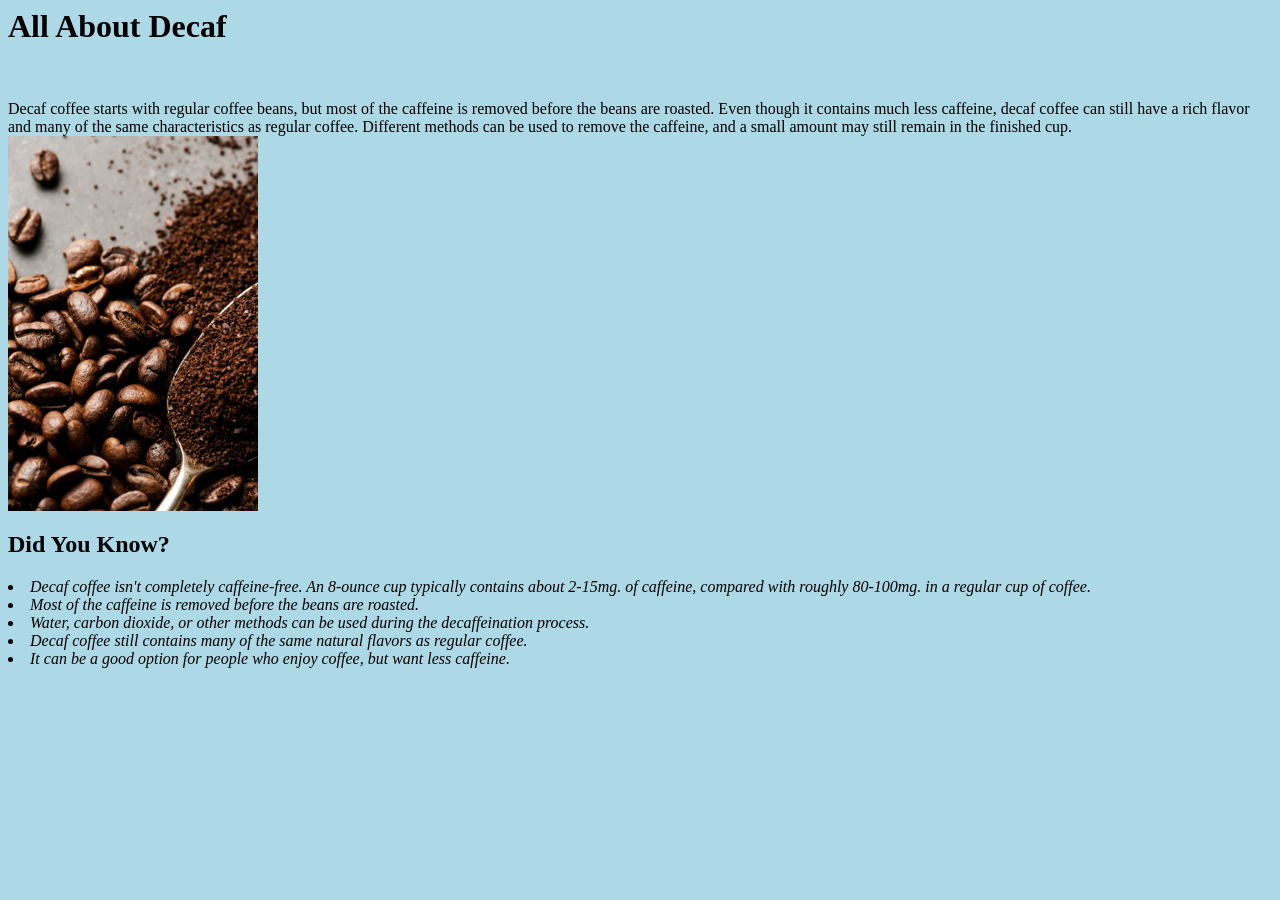
<file: portfolio/partner-lab-1/decaffeinated.html>
<html lang="eng">
    <head><link href="style.css" rel="stylesheet" />
        <meta charset="UTF-8">
        <title>Decaffeinated Coffee Beans</title>
        <link rel="preconnect" href="https://fonts.googleapis.com">
        <link rel="preconnect" href="https://fonts.gstatic.com" crossorigin>
        <link href="https://fonts.googleapis.com/css2?family=Open+Sans:wght@400;600&family=Playfair+Display:wght@600;700&display=swap" rel="stylesheet">

    </head>
    <body>
        <h1>All About Decaf</h1>
        <p>&nbsp;</p>
        <span>Decaf coffee starts with regular coffee beans, but most of the caffeine is removed before the beans are roasted. Even though it contains much less caffeine, decaf coffee can still have a rich flavor and many of the same characteristics as regular coffee. Different methods can be used to remove the caffeine, and a small amount may still remain in the finished cup.</span>
        
          <img src="decaf coffee beans.jpg" width="250px">
          <div>
        <h2>Did You Know?</h2>
        <li>Decaf coffee isn't completely caffeine-free. An 8-ounce cup typically contains about 2-15mg. of caffeine, compared with roughly 80-100mg. in a regular cup of coffee.
        <li>Most of the caffeine is removed before the beans are roasted.</li>
        <li>Water, carbon dioxide, or other methods can be used during the decaffeination process.</li> 
        <li>Decaf coffee still contains many of the same natural flavors as regular coffee.</li> 
        <li>It can be a good option for people who enjoy coffee, but want less caffeine.</li> 
        </div>
        
    </body>
</file>
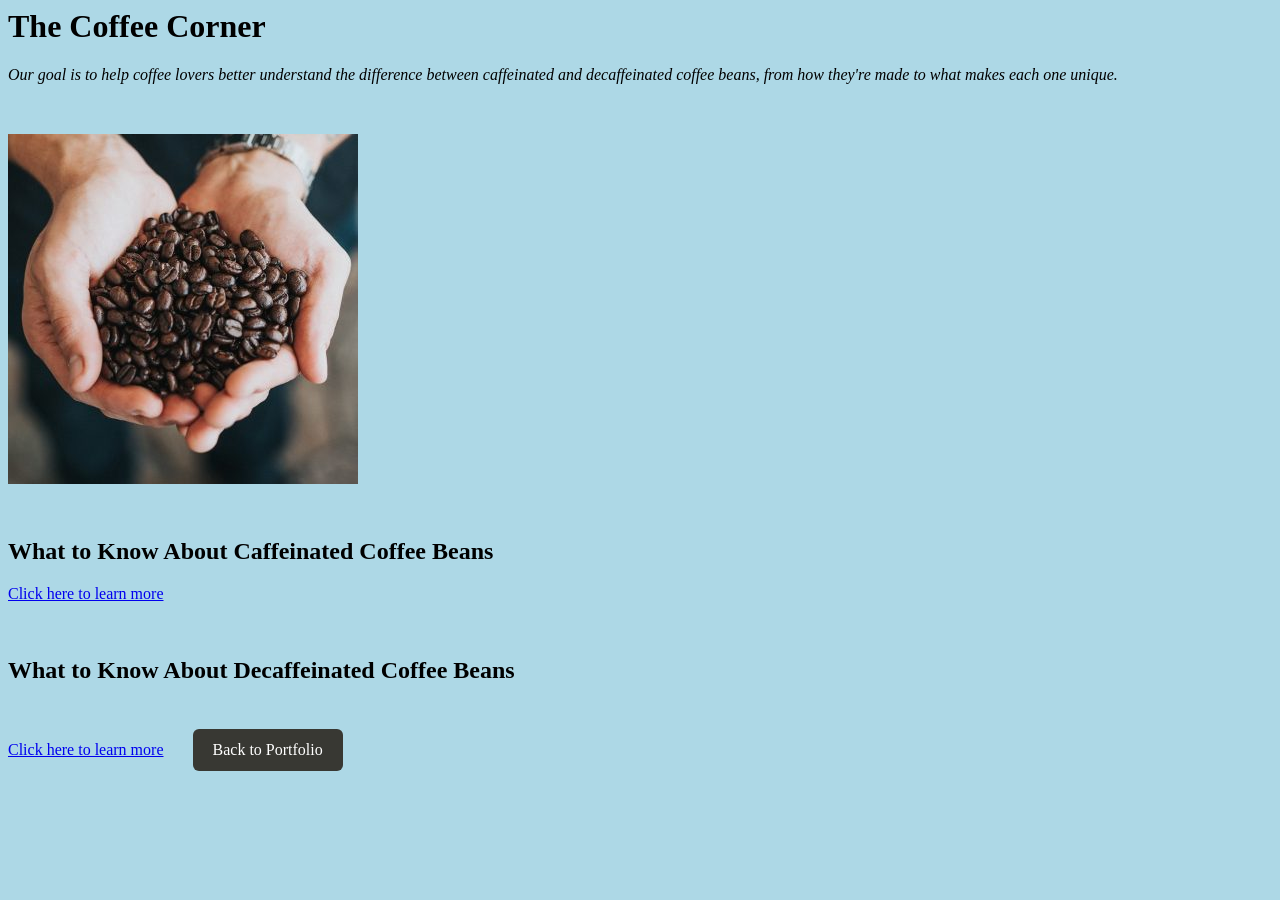
<file: portfolio/partner-lab-1/TheCoffeeCorner.html>
<html lang="en">
    <head>
        <link href="style.css" rel="stylesheet" />
        <meta charset="UTF-8">
        <title>The Coffee Corner</title>
        <link rel="preconnect" href="https://fonts.googleapis.com">
        <link rel="preconnect" href="https://fonts.gstatic.com" crossorigin>
        <link href="https://fonts.googleapis.com/css2?family=Open+Sans:wght@400;600&family=Playfair+Display:wght@600;700&display=swap" rel="stylesheet">
    </head>
    <body>
        <h1>The Coffee Corner</h1>
        <em>Our goal is to help coffee lovers better understand the difference between caffeinated and decaffeinated coffee beans, from how they're made to what makes each one unique.</em>
        <p>&nbsp;</p>
        <img src="coffee beans.jpg"/>
        <p>&nbsp;</p>
        <h2>What to Know About Caffeinated Coffee Beans</h2>
        <a href="caffeinated.html">Click here to learn more</a>
        <p>&nbsp;</p>
        <h2>What to Know About Decaffeinated Coffee Beans</h2>
        <a href="decaffeinated.html">Click here to learn more</a>










        
    
<a href="../index.html" style="display: inline-block; margin: 25px; padding: 12px 20px; background-color: #383833; color: white; text-decoration: none; border-radius: 6px;">
    Back to Portfolio
</a>

    </body>
</html>
</file>
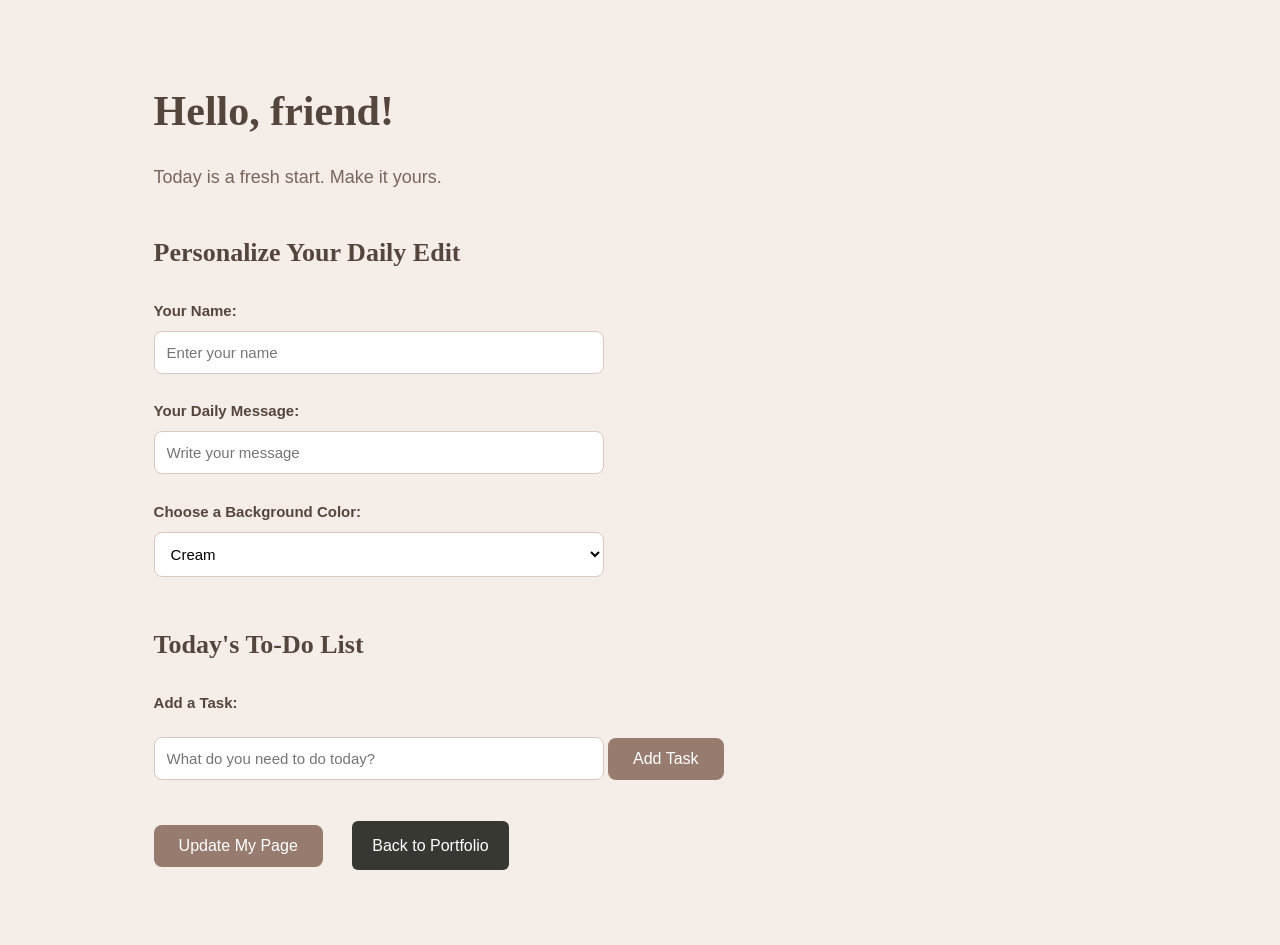
<file: portfolio/partner-lab-2/partnerlab2.html>
<!DOCTYPE html>
<html lang="en">
<head>
    <meta charset="UTF-8">
    <title>The Daily Edit</title>
    <link rel="stylesheet" href="styles.css">
</head>
<body>
    <h1 id="greeting">Hello, friend!</h1>
    
    <p id="message">Today is a fresh start. Make it yours.</p>
    <h2>Personalize Your Daily Edit</h2>
    <label for="username">Your Name:</label>
    <input type="text" id="username" placeholder="Enter your name">
    <br><br>
    <label for="customMessage">Your Daily Message:</label>
    <input type="text" id="customMessage" placeholder="Write your message">
    <br><br>
    <label for="backgroundColor">Choose a Background Color:</label>
    <select id="backgroundColor">
        <option value="F5EEE8">Cream</option>
        <option value="F2D9D5">Soft Pink</option>
        <option value="E5E5D5">Sage</option>
        <option value="DDE6ED">Light Blue</option>
        <option value="F4E7C7">Butter Yellow</option>
    </select>
    <br><br>

<h2>Today's To-Do List</h2>

<label for="taskInput">Add a Task:</label>
<input type="text" id="taskInput" placeholder="What do you need to do today?">

<button type="button" id="addTaskButton">Add Task</button>

<ol id="taskList"></ol>

    <button type="button" id="updateButton">Update My Page</button>

    <script src="index.js"></script>

<a href="../index.html" style="display: inline-block; margin: 25px; padding: 12px 20px; background-color: #383833; color: white; text-decoration: none; border-radius: 6px;">
    Back to Portfolio
</a>

</body>








</html>
</file>
<file: portfolio/individual-assignment-2/styles.css>
body {
    font-family: Arial, sans-serif;
    background-color: #f7f2e9;
    color: #3e302b;
    margin: 0;
}

header {
    background-color: #c99574;
    text-align: center;
    padding: 25px;
}

h1 {
    font-size: 32px;
}

nav {
    background-color: #56433d;
    text-align: center;
    padding: 15px;
}

nav a {
    color: white;
    margin: 20px;
    text-decoration: none;
}

nav a:hover {
    text-decoration: underline;
}

main {
    margin: 30px;
}

h2 {
    color: #795548;
}

.featured-albums {
    display: flex;
    flex-direction: row;
    flex-wrap: wrap;
    justify-content: space-evenly;
    align-items: flex-start;
    gap: 15px;
    margin-bottom: 50px;
}

.album {
    width: 170px;
    background-color: white;
    text-align: center;
    padding: 10px;
    border: 1px solid #cccccc;
}

.album:hover {
    transform: translateY(10px) scale(1.1);
}

.album-cover {
    height: 140px;
    display: flex;
    justify-content: center;
    align-items: center;
    color: white;
    font-size: 20px;
}

.cover-one {
    background-color: #a16d56;
}

.cover-two {
    background-color: #393939;
}

.cover-three {
    background-color: #768c7d;
}

.cover-four {
    background-color: #86b4c4;
}

.cover-five {
    background-color: #325c65;
}

.album h3 {
    font-size: 16px;
}

.album p {
    font-size: 14px;
}

.album-info {
    visibility: hidden;
}

.album:hover .album-info {
    visibility: visible;
}

table {
    width: 100%;
    border-collapse: collapse;
    background-color: white;
}

th {
    background-color: #c99574;
    color: white;
}

th, td {
    border: 1px solid #cccccc;
    padding: 12px;
    text-align: left;
}

footer {
    background-color: #56433d;
    color: white;
    text-align: center;
    padding: 20px;
    margin-top: 40px;
}

.about-store {
    position: relative;
    background-color: white;
    padding: 25px;
    border: 1px solid #cccccc;
}

.record-note {
    float: right;
    width: 140px;
    background-color: #e8d1bd;
    padding: 15px;
    margin: 25px 0 15px 20px;
    text-align: center;
}

.store-label {
    position: absolute;
    top: 10px;
    right: 15px;
    font-size: 12px;
    color: #795548;
}
</file>
<file: portfolio/individual-assignment-3/styles.css>
body {
    margin: 0;
    font-family: Arial, sans-serif;
    background-color: #faf7f2;
    color: #333;
}

header {
    background-color: #405a43;
    color: white;
    text-align: center;
    padding: 30px;
}

h1 {
    margin: 0;
}

main {
    padding: 25px;
    max-width: 1100px;
    margin: auto;
}

h2 {
    text-align: center;
}

.gallery {
    display: grid;
    grid-template-columns: repeat(2, 1fr);
    gap: 20px;
}

.menu-item {
    background-color: white;
    padding: 10px;
    border-radius: 8px;
}

.menu-item img {
    width: 100%;
    height: 280px;
    object-fit: cover;
    border-radius: 5px;
}

.description {
    display: none;
}

.directions {
    display: none;
}

footer {
    background-color: #405a43;
    color: white;
    text-align: center;
    padding: 15px;
}

@media (max-width: 900px) {
    .gallery {
        display: block;
    }

    .menu-item {
        display: flex;
        align-items: center;
        gap: 20px;
        margin-bottom: 15px;
    }

    .menu-item img {
        width: 180px;
        height: 130px;
    }

    .description {
        display: block;
    }

    footer p:first-child {
        display: none;
    }
}

@media (max-width: 600px) {
    header, .menu, footer {
        display: none;
    }

    .directions {
        display: block;
        text-align: center;
    }

    .directions img {
        width: 100%;
        max-width: 300px;
        height: auto;
    }
}

.image-popup {
    display: none;
    position: fixed;
    top: 0;
    left: 0;
    width: 100%;
    height: 100%;
    background-color: rgba(0, 0, 0, 0.5);
    backdrop-filter: blur(6px);
    align-items: center;
    justify-content: center;
    z-index: 1000;
}

.image-popup img {
    max-width: 80%;
    max-height: 80%;
    object-fit: contain;
    border-radius: 8px;
}

#close-popup {
    position: absolute;
    top: 20px;
    right: 30px;
    background: none;
    border: none;
    color: white;
    font-size: 36px;
    cursor: pointer;
}

@media (min-width: 901px) {
    .menu-item img {
        cursor: pointer;
    }

    .image-popup.open {
        display: flex;
    }
}
</file>
<file: portfolio/practice-activity-1/styles.css>
body {
    font-family: Arial, sans-serif;
    margin: 0;
    background-color: #f5f5f5;
}

.container {
    display: grid;
    grid-template-columns: 1fr 1fr 1fr;
    grid-template-areas:
        "header header header"
        "sidebar content1 content1"
        "sidebar content2 content3"
        "footer footer footer";
    gap: 15px;
    max-width: 1000px;
    margin: 20px auto;
}

header {
    grid-area: header;
    background-color: #d8bfd8;
    padding: 20px;
    text-align: center;
    animation: fadeIn 2s;
}

aside {
    grid-area: sidebar;
    background-color: #e6e6fa;
    padding: 20px;
}

nav a {
    display: block;
    margin-bottom: 15px;
    color: #4b3f72;
}

section {
    background-color: white;
    padding: 20px;
    text-align: center;
}

.content1 {
    grid-area: content1;
}

.content2 {
    grid-area: content2;
}

.content3 {
    grid-area: content3;
}

section img {
    width: 100%;
    max-width: 300px;
    height: 200px;
    object-fit: cover;
    transition: 0.3s;
}

.content1 img {
    filter: grayscale(60%);
}

.content1 img:hover {
    filter: grayscale(0%);
    transform: scale(1.05);
}

.content2 img {
    filter: brightness(80%);
}

.content2 img:hover {
    filter: brightness(100%);
    transform: rotate(3deg);
}

.content3 img:hover {
    transform: scale(1.05);
}

footer {
    grid-area: footer;
    background-color: #d8bfd8;
    padding: 20px;
    text-align: center;
}

@keyframes fadeIn {
    from {
        opacity: 0;
    }
    to {
        opacity: 1;
    }
}

@media (max-width: 600px) {
    .container {
        grid-template-columns: 1fr;
        grid-template-areas:
            "header"
            "sidebar"
            "content1"
            "content2"
            "content3"
            "footer";
    }
}
</file>
<file: portfolio/individual-assignment-1/style.css>
body {
    background-color: lightblue;
}

.mainHeading {
    color: #6b03fc;
    border: solid; 
}

.mainHeading2 {
    color:#6b03fc;
}

.mainHeading3 {
    color:#6b03fc;
}

li {
    font-style: italic;
}

#main-title {
    color:#6b03fc;
    
}

#undermainHeading {
    font-size: 24px; 

}
</file>
<file: portfolio/partner-lab-1/style.css>
body {
    background-color: lightblue;
}

.mainHeading {
    color: #6b03fc;
    border: solid; 
}

.mainHeading2 {
    color:#6b03fc;
}

.mainHeading3 {
    color:#6b03fc;
}

li {
    font-style: italic;
}

#main-title {
    color:#6b03fc;
    
}

#undermainHeading {
    font-size: 24px; 

}
</file>
<file: portfolio/partner-lab-2/styles.css>
body {
    background-color: #F5EEE8;
    font-family: Arial, sans-serif;
    color: #54463D;
    margin: 0;
    padding: 50px 12%;
    line-height: 1.6;
}


h1 {
    font-family: Georgia, serif;
    font-size: 42px;
    color: #54463D;
    margin-bottom: 10px;
}

p {
    font-size: 18px;
    color: #79665E;
    margin-bottom: 40px;
}


h2 {
    font-family: Georgia, serif;
    font-size: 26px;
    color: #54463D;
    margin-bottom: 25px;
}

label {
    display: block;
    font-size: 15px;
    font-weight: bold;
    margin-bottom: 8px;
}


input {
    width: 100%;
    max-width: 450px;
    padding: 12px;
    border: 1px solid #D8C8BF;
    border-radius: 8px;
    background-color: white;
    font-size: 15px;
    box-sizing: border-box;
}

/* Background Color Dropdown */
select {
    width: 100%;
    max-width: 450px;
    padding: 12px;
    border: 1px solid #D8C8BF;
    border-radius: 8px;
    background-color: white;
    font-size: 15px;
}


button {
    background-color: #967B6E;
    color: white;
    padding: 12px 25px;
    border: none;
    border-radius: 8px;
    font-size: 16px;
    cursor: pointer;
    margin-top: 15px;
}

/* Button Hover Effect */
button:hover {
    background-color: #7D6256;
}
</file>
